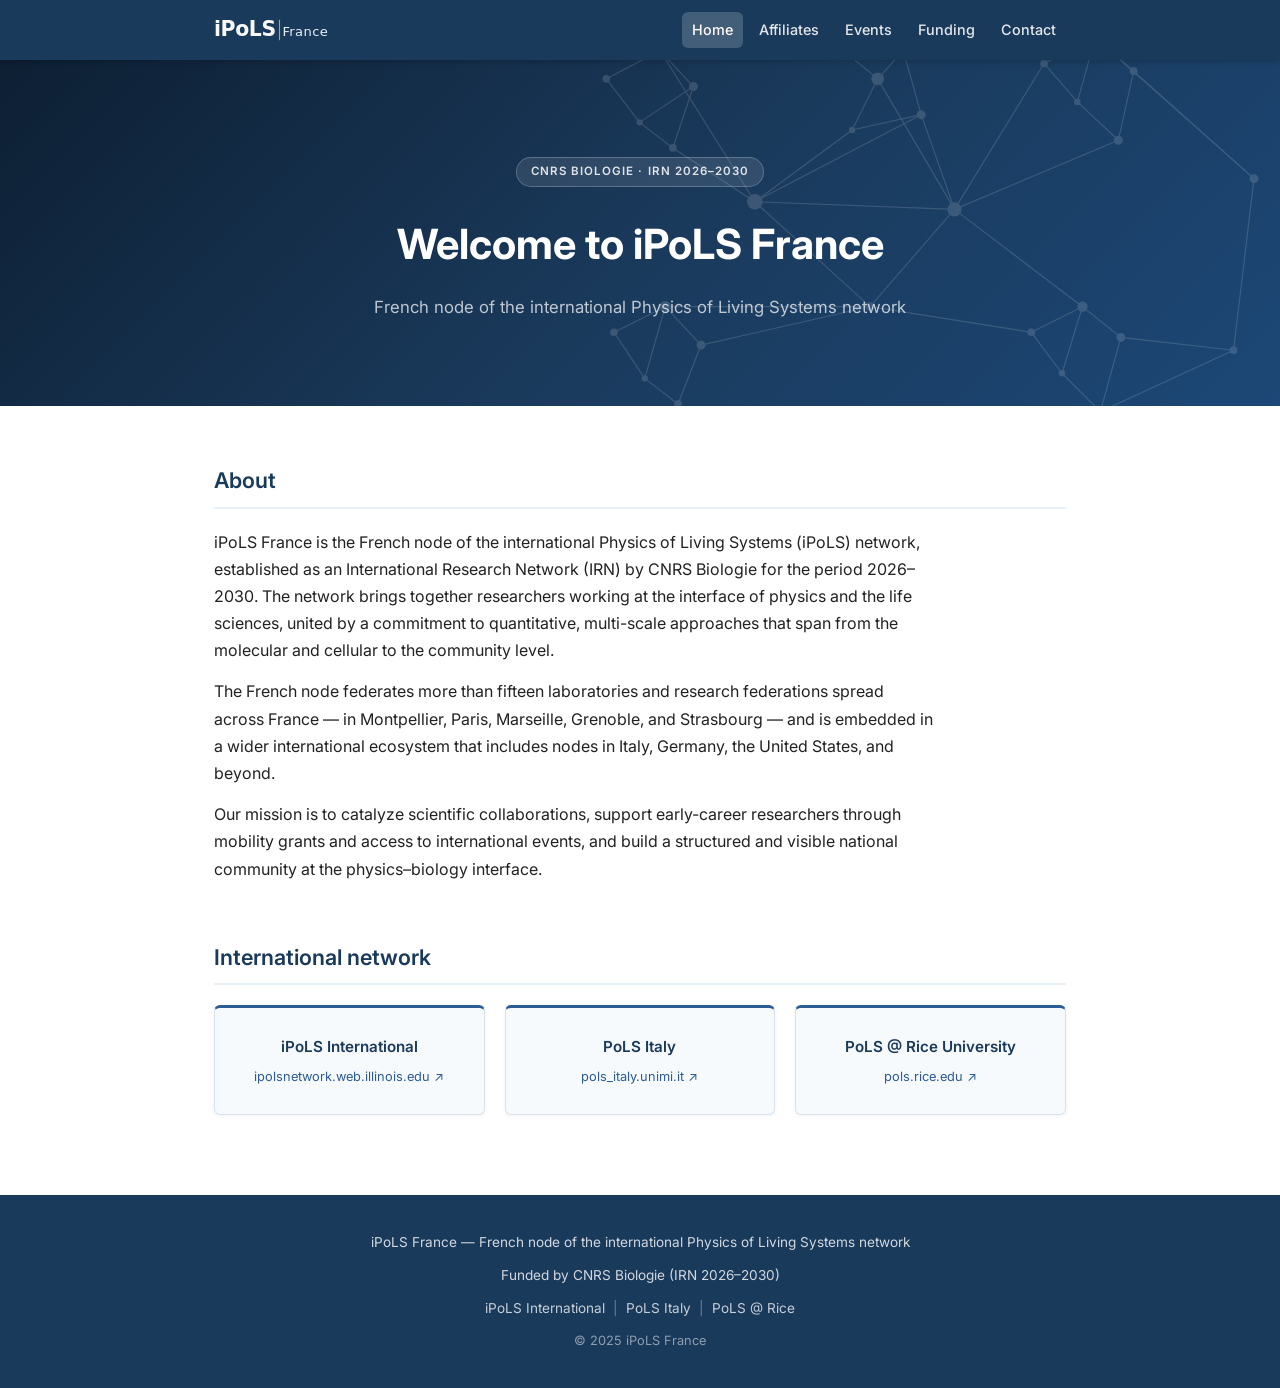
<file: index.html>
<!DOCTYPE html>
<html lang="en">
<head>
  <meta charset="UTF-8">
  <meta name="viewport" content="width=device-width, initial-scale=1.0">
  <title>iPoLS France — Physics of Living Systems</title>
  <meta name="description" content="French node of the international Physics of Living Systems (iPoLS) network, funded by CNRS Biologie (IRN 2026–2030).">
  <link rel="stylesheet" href="style.css">
</head>
<body>

<!-- ============================================================
     HEADER
     ============================================================ -->
<header>
  <div class="nav-inner">
    <!-- Logo to be added: replace the text 'iPoLS France' in the header with an <img> tag once the logo is ready 
    <a href="index.html" class="site-name">iPoLS France</a> -->
    <a href="index.html" class="site-name">
     <img src="assets/logo.svg" alt="iPoLS France" height="32">
    </a>
   
    <button class="nav-toggle" aria-label="Toggle navigation" onclick="this.nextElementSibling.classList.toggle('open')">
      <span></span><span></span><span></span>
    </button>
    <nav>
      <a href="index.html" class="active">Home</a>
      <a href="affiliates.html">Affiliates</a>
      <a href="events.html">Events</a>
      <a href="funding.html">Funding</a>
      <a href="contact.html">Contact</a>
    </nav>
  </div>
</header>

<!-- ============================================================
     HERO
     ============================================================ -->
<div class="page-hero home-hero">
  <div class="hero-content">
    <p class="hero-badge">CNRS Biologie · IRN 2026–2030</p>
    <h1>Welcome to iPoLS France</h1>
    <p class="subtitle">French node of the international Physics of Living Systems network</p>
  </div>
</div>

<!-- ============================================================
     MAIN
     ============================================================ -->
<main>
  <div class="container">

    <!-- Section 1: About -->
    <section>
      <h2>About</h2>
      <div class="welcome-text">
        <p>
          iPoLS France is the French node of the international Physics of Living Systems (iPoLS)
          network, established as an International Research Network (IRN) by CNRS Biologie for the
          period 2026–2030. The network brings together researchers working at the interface of
          physics and the life sciences, united by a commitment to quantitative, multi-scale
          approaches that span from the molecular and cellular to the community level.
        </p>
        <p>
          The French node federates more than fifteen laboratories and research federations spread
          across France — in Montpellier, Paris, Marseille, Grenoble, and Strasbourg — and is
          embedded in a wider international ecosystem that includes nodes in Italy, Germany, the United
          States, and beyond. 
        </p>
        <p>
          Our mission is to catalyze scientific collaborations, support early-career researchers
          through mobility grants and access to international events, and build a structured and
          visible national community at the physics–biology interface. 
        </p>
      </div>
    </section>

    <!-- Section 2: International network -->
    <section>
      <h2>International network</h2>
      <div class="network-cards">

        <a href="https://ipolsnetwork.web.illinois.edu/" class="network-card" target="_blank" rel="noopener">
          iPoLS International
          <span class="card-arrow">ipolsnetwork.web.illinois.edu ↗</span>
        </a>

        <a href="http://pols_italy.unimi.it" class="network-card" target="_blank" rel="noopener">
          PoLS Italy
          <span class="card-arrow">pols_italy.unimi.it ↗</span>
        </a>

        <a href="https://pols.rice.edu/" class="network-card" target="_blank" rel="noopener">
          PoLS @ Rice University
          <span class="card-arrow">pols.rice.edu ↗</span>
        </a>

      </div>
    </section>

  </div>
</main>

<!-- ============================================================
     FOOTER
     ============================================================ -->
<footer>
  <div class="footer-inner">
    <div>iPoLS France — French node of the international Physics of Living Systems network</div>
    <div>Funded by CNRS Biologie (IRN 2026–2030)</div>
    <div class="footer-links">
      <a href="https://ipolsnetwork.web.illinois.edu/" target="_blank" rel="noopener">iPoLS International</a>
      <span class="footer-sep">|</span>
      <a href="http://pols_italy.unimi.it" target="_blank" rel="noopener">PoLS Italy</a>
      <span class="footer-sep">|</span>
      <a href="https://pols.rice.edu/" target="_blank" rel="noopener">PoLS @ Rice</a>
    </div>
    <div class="footer-copy">© 2025 iPoLS France</div>
  </div>
</footer>

</body>
</html>
</file>
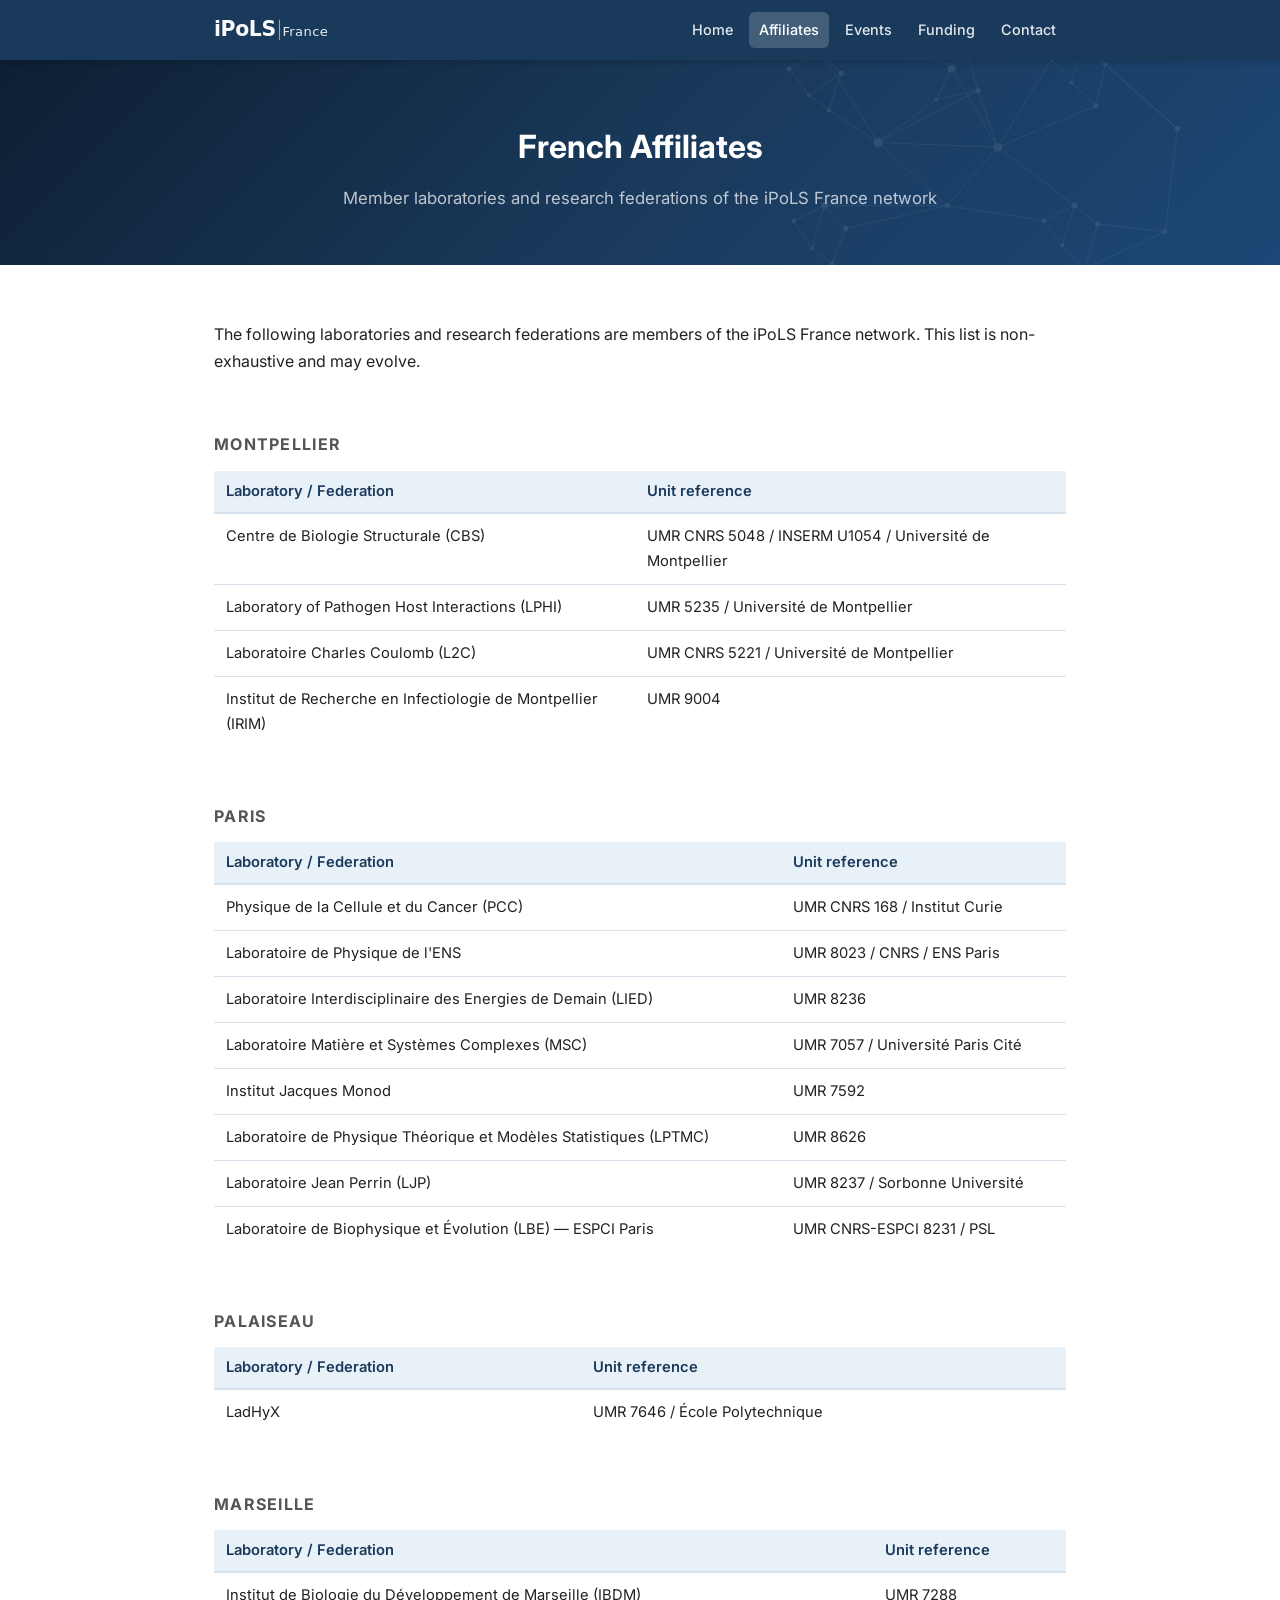
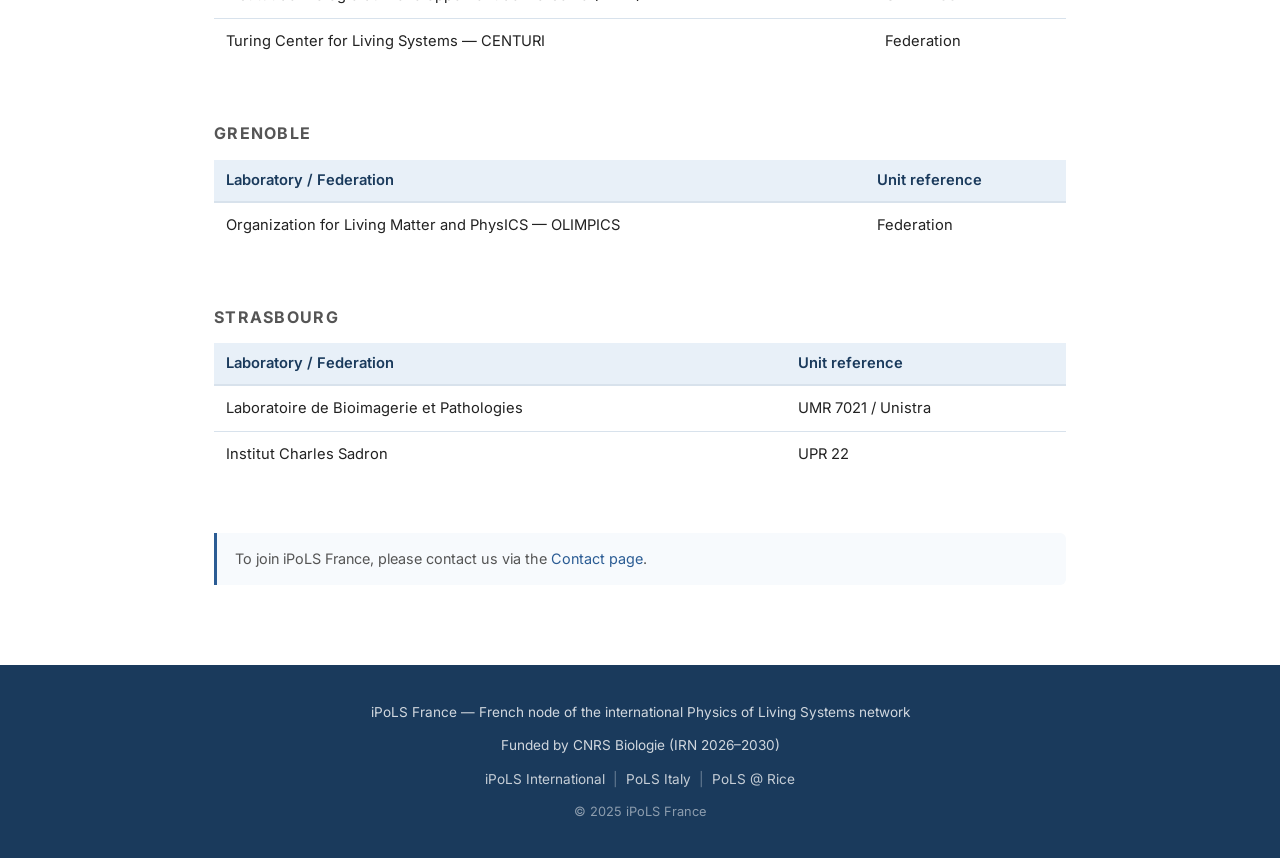
<file: affiliates.html>
<!DOCTYPE html>
<html lang="en">
<head>
  <meta charset="UTF-8">
  <meta name="viewport" content="width=device-width, initial-scale=1.0">
  <title>Affiliates — iPoLS France</title>
  <meta name="description" content="Laboratories and research federations members of the iPoLS France network.">
  <link rel="stylesheet" href="style.css">
</head>
<body>

<header>
  <div class="nav-inner">
    <!-- Logo to be added: replace the text 'iPoLS France' in the header with an <img> tag once the logo is ready
    <a href="index.html" class="site-name">iPoLS France</a> -->
    <a href="index.html" class="site-name">
      <img src="assets/logo.svg" alt="iPoLS France" height="32">
    </a>
    <button class="nav-toggle" aria-label="Toggle navigation" onclick="this.nextElementSibling.classList.toggle('open')">
      <span></span><span></span><span></span>
    </button>
    <nav>
      <a href="index.html">Home</a>
      <a href="affiliates.html" class="active">Affiliates</a>
      <a href="events.html">Events</a>
      <a href="funding.html">Funding</a>
      <a href="contact.html">Contact</a>
    </nav>
  </div>
</header>

<div class="page-hero">
  <div class="hero-content">
    <h1>French Affiliates</h1>
    <p class="subtitle">Member laboratories and research federations of the iPoLS France network</p>
  </div>
</div>

<main>
  <div class="container">

    <section>
      <p>
        The following laboratories and research federations are members of the iPoLS France
        network. This list is non-exhaustive and may evolve.
      </p>
    </section>

    <!-- Montpellier -->
    <section>
      <div class="city-group">
        <div class="city-heading">Montpellier</div>
        <table class="affiliate-table">
          <thead>
            <tr>
              <th>Laboratory / Federation</th>
              <th>Unit reference</th>
              <!-- <th>Contact</th> -->
            </tr>
          </thead>
          <tbody>
            <tr>
              <td>Centre de Biologie Structurale (CBS)</td>
              <td>UMR CNRS 5048 / INSERM U1054 / Université de Montpellier</td>
              <!-- <td>Luca Ciandrini <span class="coordinator-badge">coordinator</span></td> -->
            </tr>
            <tr>
              <td>Laboratory of Pathogen Host Interactions (LPHI)</td>
              <td>UMR 5235 / Université de Montpellier</td>
              <!-- <td></td> -->
            </tr>
            <tr>
              <td>Laboratoire Charles Coulomb (L2C)</td>
              <td>UMR CNRS 5221 / Université de Montpellier</td>
              <!-- <td></td> -->
            </tr>
            <tr>
              <td>Institut de Recherche en Infectiologie de Montpellier (IRIM)</td>
              <td>UMR 9004</td>
              <!-- <td></td> -->
            </tr>
          </tbody>
        </table>
      </div>
    </section>

    <!-- Paris -->
    <section>
      <div class="city-group">
        <div class="city-heading">Paris</div>
        <table class="affiliate-table">
          <thead>
            <tr>
              <th>Laboratory / Federation</th>
              <th>Unit reference</th>
              <!-- <th>Contact</th> -->
            </tr>
          </thead>
          <tbody>
            <tr>
              <td>Physique de la Cellule et du Cancer (PCC)</td>
              <td>UMR CNRS 168 / Institut Curie</td>
              <!-- <td></td> -->
            </tr>
            <tr>
              <td>Laboratoire de Physique de l'ENS</td>
              <td>UMR 8023 / CNRS / ENS Paris</td>
              <!-- <td></td> -->
            </tr>
            <tr>
              <td>Laboratoire Interdisciplinaire des Energies de Demain (LIED)</td>
              <td>UMR 8236</td>
              <!-- <td></td> -->
            </tr>
            <tr>
              <td>Laboratoire Matière et Systèmes Complexes (MSC)</td>
              <td>UMR 7057 / Université Paris Cité</td>
              <!-- <td></td> -->
            </tr>
            <tr>
              <td>Institut Jacques Monod</td>
              <td>UMR 7592</td>
              <!-- <td></td> -->
            </tr>
            <tr>
              <td>Laboratoire de Physique Théorique et Modèles Statistiques (LPTMC)</td>
              <td>UMR 8626</td>
              <!-- <td></td> -->
            </tr>
            <tr>
              <td>Laboratoire Jean Perrin (LJP)</td>
              <td>UMR 8237 / Sorbonne Université</td>
              <!-- <td></td> -->
            </tr>
            <tr>
              <td>Laboratoire de Biophysique et Évolution (LBE) — ESPCI Paris</td>
              <td>UMR CNRS-ESPCI 8231 / PSL</td>
              <!-- <td></td> -->
            </tr>
          </tbody>
        </table>
      </div>
    </section>

    <!-- Palaiseau -->
    <section>
      <div class="city-group">
        <div class="city-heading">Palaiseau</div>
        <table class="affiliate-table">
          <thead>
            <tr>
              <th>Laboratory / Federation</th>
              <th>Unit reference</th>
              <!-- <th>Contact</th> -->
            </tr>
          </thead>
          <tbody>
            <tr>
              <td>LadHyX</td>
              <td>UMR 7646 / École Polytechnique</td>
              <!-- <td></td> -->
            </tr>
          </tbody>
        </table>
      </div>
    </section>

    <!-- Marseille -->
    <section>
      <div class="city-group">
        <div class="city-heading">Marseille</div>
        <table class="affiliate-table">
          <thead>
            <tr>
              <th>Laboratory / Federation</th>
              <th>Unit reference</th>
              <!-- <th>Contact</th> -->
            </tr>
          </thead>
          <tbody>
            <tr>
              <td>Institut de Biologie du Développement de Marseille (IBDM)</td>
              <td>UMR 7288</td>
              <!-- <td></td> -->
            </tr>
            <tr>
              <td>Turing Center for Living Systems — CENTURI</td>
              <td>Federation</td>
              <!-- <td></td> -->
            </tr>
          </tbody>
        </table>
      </div>
    </section>

    <!-- Grenoble -->
    <section>
      <div class="city-group">
        <div class="city-heading">Grenoble</div>
        <table class="affiliate-table">
          <thead>
            <tr>
              <th>Laboratory / Federation</th>
              <th>Unit reference</th>
              <!-- <th>Contact</th> -->
            </tr>
          </thead>
          <tbody>
            <tr>
              <td>Organization for Living Matter and PhysICS — OLIMPICS</td>
              <td>Federation</td>
              <!-- <td></td> -->
            </tr>
          </tbody>
        </table>
      </div>
    </section>

    <!-- Strasbourg -->
    <section>
      <div class="city-group">
        <div class="city-heading">Strasbourg</div>
        <table class="affiliate-table">
          <thead>
            <tr>
              <th>Laboratory / Federation</th>
              <th>Unit reference</th>
              <!-- <th>Contact</th> -->
            </tr>
          </thead>
          <tbody>
            <tr>
              <td>Laboratoire de Bioimagerie et Pathologies</td>
              <td>UMR 7021 / Unistra</td>
              <!-- <td></td> -->
            </tr>
            <tr>
              <td>Institut Charles Sadron</td>
              <td>UPR 22</td>
              <!-- <td></td> -->
            </tr>
          </tbody>
        </table>
      </div>
    </section>

    <!-- Bottom note -->
    <section>
      <div class="affiliates-note">
        To join iPoLS France, please contact us via the <a href="contact.html">Contact page</a>.
      </div>
    </section>

  </div>
</main>

<footer>
  <div class="footer-inner">
    <div>iPoLS France — French node of the international Physics of Living Systems network</div>
    <div>Funded by CNRS Biologie (IRN 2026–2030)</div>
    <div class="footer-links">
      <a href="https://ipolsnetwork.web.illinois.edu/" target="_blank" rel="noopener">iPoLS International</a>
      <span class="footer-sep">|</span>
      <a href="http://pols_italy.unimi.it" target="_blank" rel="noopener">PoLS Italy</a>
      <span class="footer-sep">|</span>
      <a href="https://pols.rice.edu/" target="_blank" rel="noopener">PoLS @ Rice</a>
    </div>
    <div class="footer-copy">© 2025 iPoLS France</div>
  </div>
</footer>

</body>
</html>
</file>
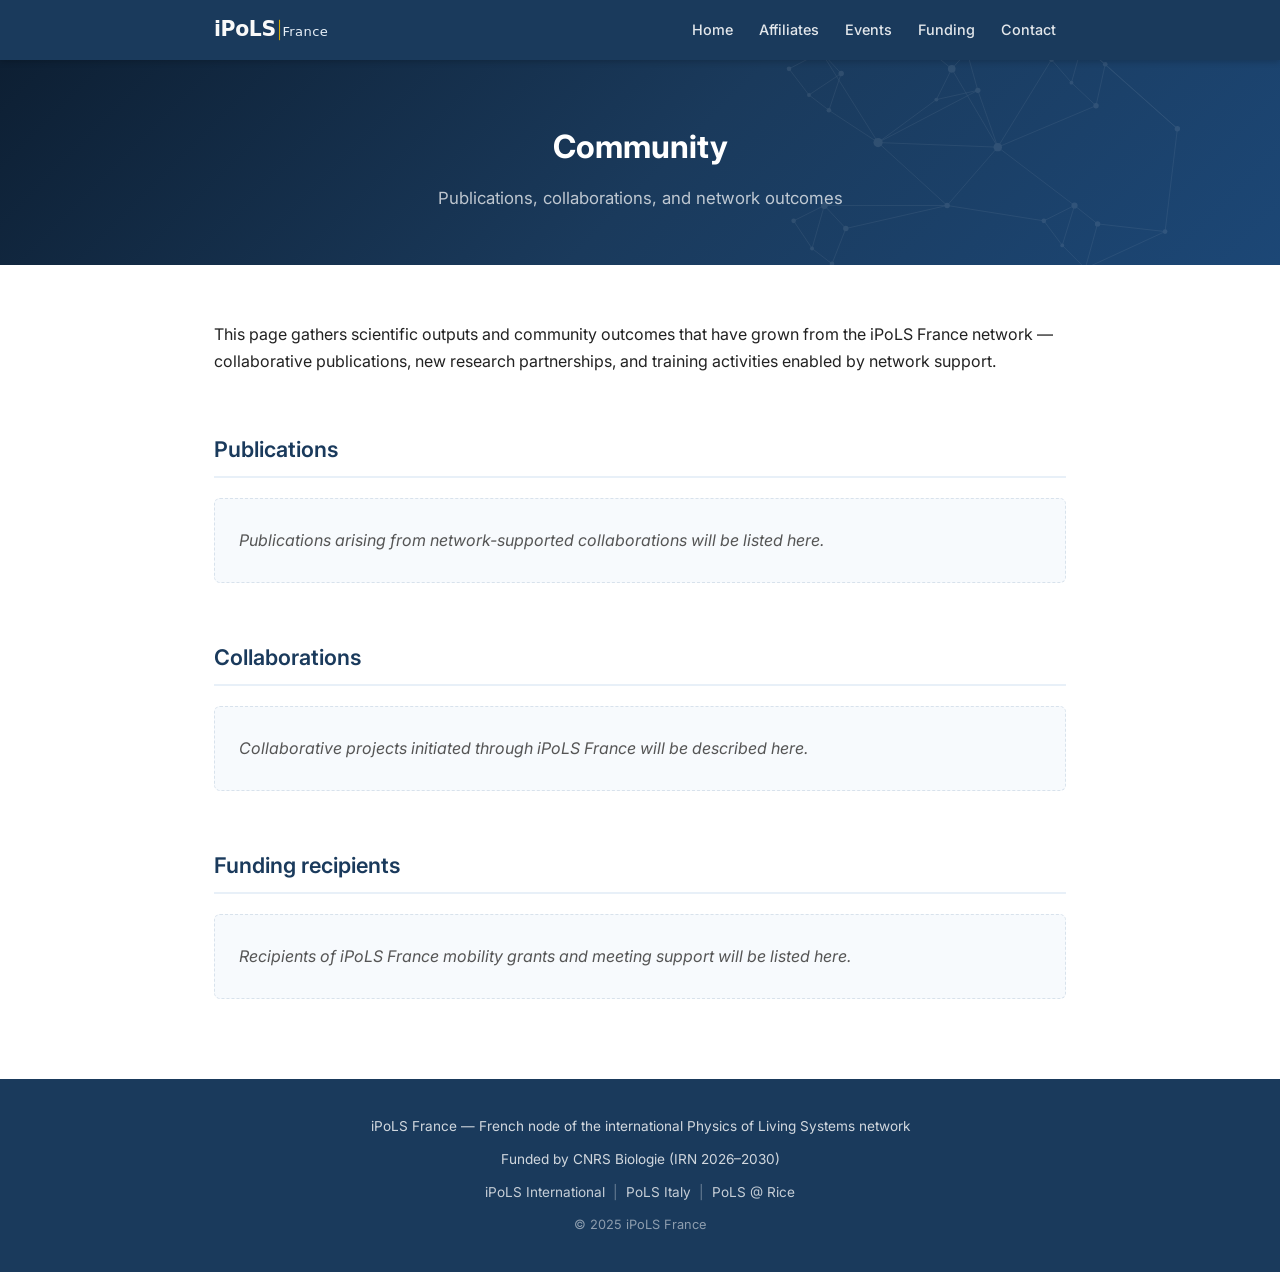
<file: community.html>
<!DOCTYPE html>
<html lang="en">
<head>
  <meta charset="UTF-8">
  <meta name="viewport" content="width=device-width, initial-scale=1.0">
  <title>Community — iPoLS France</title>
  <meta name="description" content="Publications, collaborations, and community outcomes of the iPoLS France network.">
  <!--
    DRAFT PAGE — not linked in the navigation yet.
    To make it public, add a nav link in all .html files:
      <a href="community.html">Community</a>
    and remove this comment.
  -->
  <link rel="stylesheet" href="style.css">
</head>
<body>

<header>
  <div class="nav-inner">
    <!-- Logo to be added: replace the text 'iPoLS France' in the header with an <img> tag once the logo is ready
    <a href="index.html" class="site-name">iPoLS France</a> -->
    <a href="index.html" class="site-name">
      <img src="assets/logo.svg" alt="iPoLS France" height="32">
    </a>
    <button class="nav-toggle" aria-label="Toggle navigation" onclick="this.nextElementSibling.classList.toggle('open')">
      <span></span><span></span><span></span>
    </button>
    <nav>
      <a href="index.html">Home</a>
      <a href="affiliates.html">Affiliates</a>
      <a href="events.html">Events</a>
      <a href="funding.html">Funding</a>
      <a href="contact.html">Contact</a>
      <!-- Add this when going public:
      <a href="community.html" class="active">Community</a>
      -->
    </nav>
  </div>
</header>

<div class="page-hero">
  <div class="hero-content">
    <h1>Community</h1>
    <p class="subtitle">Publications, collaborations, and network outcomes</p>
  </div>
</div>

<main>
  <div class="container">

    <section>
      <p>
        This page gathers scientific outputs and community outcomes that have grown from the
        iPoLS France network — collaborative publications, new research partnerships, and
        training activities enabled by network support.
      </p>
    </section>

    <!-- ===================================================
         SECTION: PUBLICATIONS
         Add entries as <li> items. Suggested format:
         Author list (Year). Title. <em>Journal</em>, volume, pages.
         doi: <a href="https://doi.org/…">…</a>
         =================================================== -->
    <section>
      <h2>Publications</h2>

      <!-- Placeholder — remove when first entries are added -->
      <div class="event-placeholder">
        Publications arising from network-supported collaborations will be listed here.
      </div>

      <!--
      <ul class="pub-list">
        <li class="pub-item">
          <div class="pub-authors">Author A, Author B, Author C (2026).</div>
          <div class="pub-title">Title of the paper.</div>
          <div class="pub-journal"><em>Journal Name</em>, vol(issue), pp. doi: <a href="https://doi.org/…">…</a></div>
          <div class="pub-note">Supported by iPoLS France mobility grant.</div>
        </li>
      </ul>
      -->
    </section>

    <!-- ===================================================
         SECTION: COLLABORATIONS
         Brief descriptions of research partnerships that
         started or were strengthened through the network.
         =================================================== -->
    <section>
      <h2>Collaborations</h2>

      <div class="event-placeholder">
        Collaborative projects initiated through iPoLS France will be described here.
      </div>

      <!--
      <ul class="event-list">
        <li class="event-item">
          <div class="event-year">2026</div>
          <div>
            <div class="event-title">Short title of the collaboration</div>
            <div class="event-meta">Lab A (Montpellier) × Lab B (Paris) — brief description of the project or outcome.</div>
          </div>
        </li>
      </ul>
      -->
    </section>

    <!-- ===================================================
         SECTION: FUNDING RECIPIENTS
         List of PhD students and postdocs who received
         mobility grants or meeting support.
         Add entries as rows in the table below.
         =================================================== -->
    <section>
      <h2>Funding recipients</h2>

      <div class="event-placeholder">
        Recipients of iPoLS France mobility grants and meeting support will be listed here.
      </div>

      <!--
      <table class="affiliate-table">
        <thead>
          <tr>
            <th>Year</th>
            <th>Name</th>
            <th>Status</th>
            <th>Home institution</th>
            <th>Scheme</th>
            <th>Details</th>
          </tr>
        </thead>
        <tbody>
          <tr>
            <td>2026</td>
            <td>Firstname Lastname</td>
            <td>PhD student</td>
            <td>CBS, Montpellier</td>
            <td>Mobility Grant</td>
            <td>Visit to Lab X, Country (2 weeks)</td>
          </tr>
        </tbody>
      </table>
      -->
    </section>

  </div>
</main>

<footer>
  <div class="footer-inner">
    <div>iPoLS France — French node of the international Physics of Living Systems network</div>
    <div>Funded by CNRS Biologie (IRN 2026–2030)</div>
    <div class="footer-links">
      <a href="https://ipolsnetwork.web.illinois.edu/" target="_blank" rel="noopener">iPoLS International</a>
      <span class="footer-sep">|</span>
      <a href="http://pols_italy.unimi.it" target="_blank" rel="noopener">PoLS Italy</a>
      <span class="footer-sep">|</span>
      <a href="https://pols.rice.edu/" target="_blank" rel="noopener">PoLS @ Rice</a>
    </div>
    <div class="footer-copy">© 2025 iPoLS France</div>
  </div>
</footer>

</body>
</html>
</file>
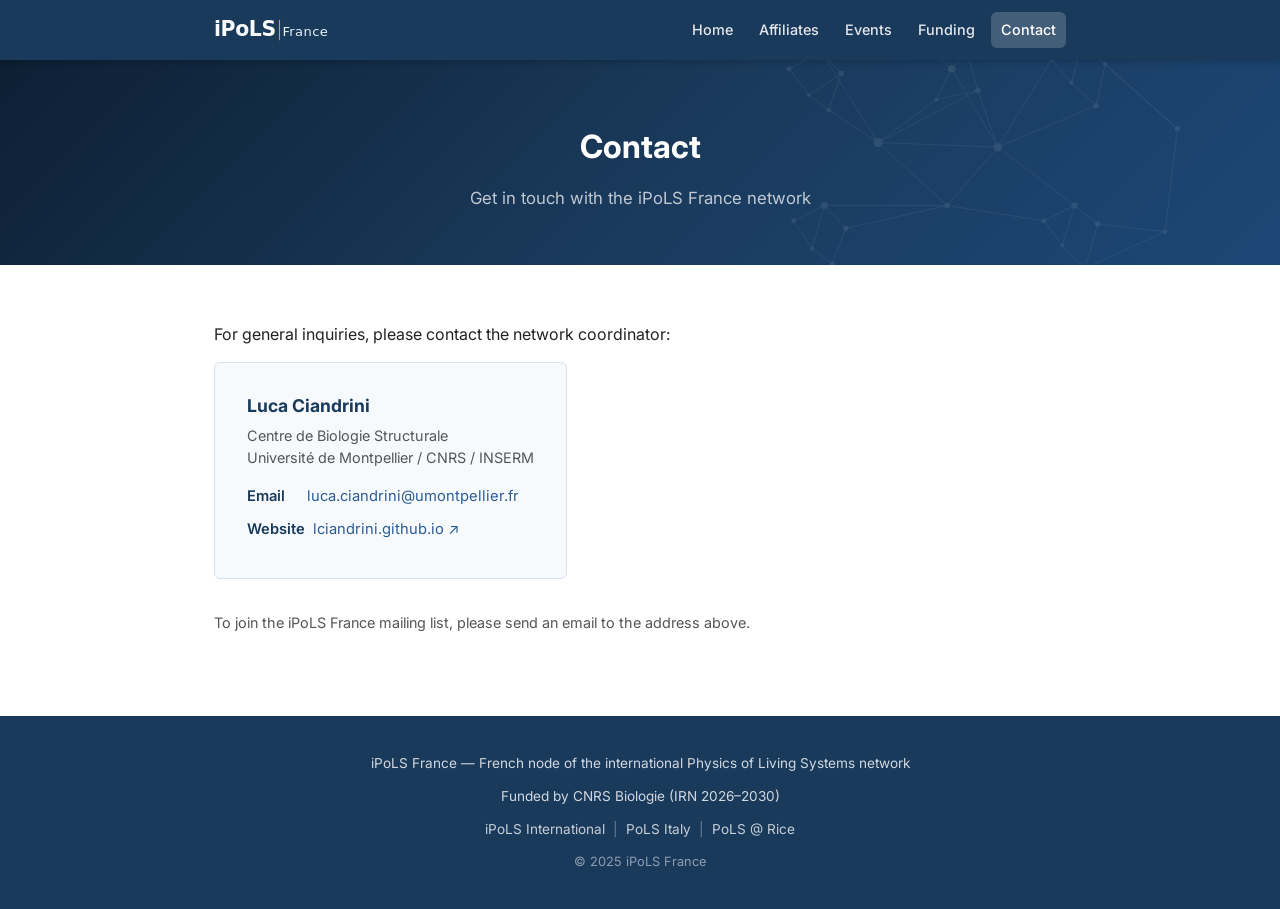
<file: contact.html>
<!DOCTYPE html>
<html lang="en">
<head>
  <meta charset="UTF-8">
  <meta name="viewport" content="width=device-width, initial-scale=1.0">
  <title>Contact — iPoLS France</title>
  <meta name="description" content="Contact the iPoLS France network coordinator.">
  <link rel="stylesheet" href="style.css">
</head>
<body>

<header>
  <div class="nav-inner">
    <!-- Logo to be added: replace the text 'iPoLS France' in the header with an <img> tag once the logo is ready
    <a href="index.html" class="site-name">iPoLS France</a> -->
    <a href="index.html" class="site-name">
      <img src="assets/logo.svg" alt="iPoLS France" height="32">
    </a>
    <button class="nav-toggle" aria-label="Toggle navigation" onclick="this.nextElementSibling.classList.toggle('open')">
      <span></span><span></span><span></span>
    </button>
    <nav>
      <a href="index.html">Home</a>
      <a href="affiliates.html">Affiliates</a>
      <a href="events.html">Events</a>
      <a href="funding.html">Funding</a>
      <a href="contact.html" class="active">Contact</a>
    </nav>
  </div>
</header>

<div class="page-hero">
  <div class="hero-content">
    <h1>Contact</h1>
    <p class="subtitle">Get in touch with the iPoLS France network</p>
  </div>
</div>

<main>
  <div class="container">

    <section>
      <p>For general inquiries, please contact the network coordinator:</p>

      <div class="contact-card">
        <div class="contact-name">Luca Ciandrini</div>
        <div class="contact-inst">
          Centre de Biologie Structurale<br>
          Université de Montpellier / CNRS / INSERM
        </div>

        <div class="contact-row">
          <span class="contact-label">Email</span>
          <a href="mailto:luca.ciandrini@umontpellier.fr">luca.ciandrini@umontpellier.fr</a>
        </div>

        <div class="contact-row">
          <span class="contact-label">Website</span>
          <a href="https://lciandrini.github.io" target="_blank" rel="noopener">lciandrini.github.io ↗</a>
        </div>
      </div>

      <p class="contact-note">
        To join the iPoLS France mailing list, please send an email to the address above.
      </p>
    </section>

  </div>
</main>

<footer>
  <div class="footer-inner">
    <div>iPoLS France — French node of the international Physics of Living Systems network</div>
    <div>Funded by CNRS Biologie (IRN 2026–2030)</div>
    <div class="footer-links">
      <a href="https://ipolsnetwork.web.illinois.edu/" target="_blank" rel="noopener">iPoLS International</a>
      <span class="footer-sep">|</span>
      <a href="http://pols_italy.unimi.it" target="_blank" rel="noopener">PoLS Italy</a>
      <span class="footer-sep">|</span>
      <a href="https://pols.rice.edu/" target="_blank" rel="noopener">PoLS @ Rice</a>
    </div>
    <div class="footer-copy">© 2025 iPoLS France</div>
  </div>
</footer>

</body>
</html>
</file>
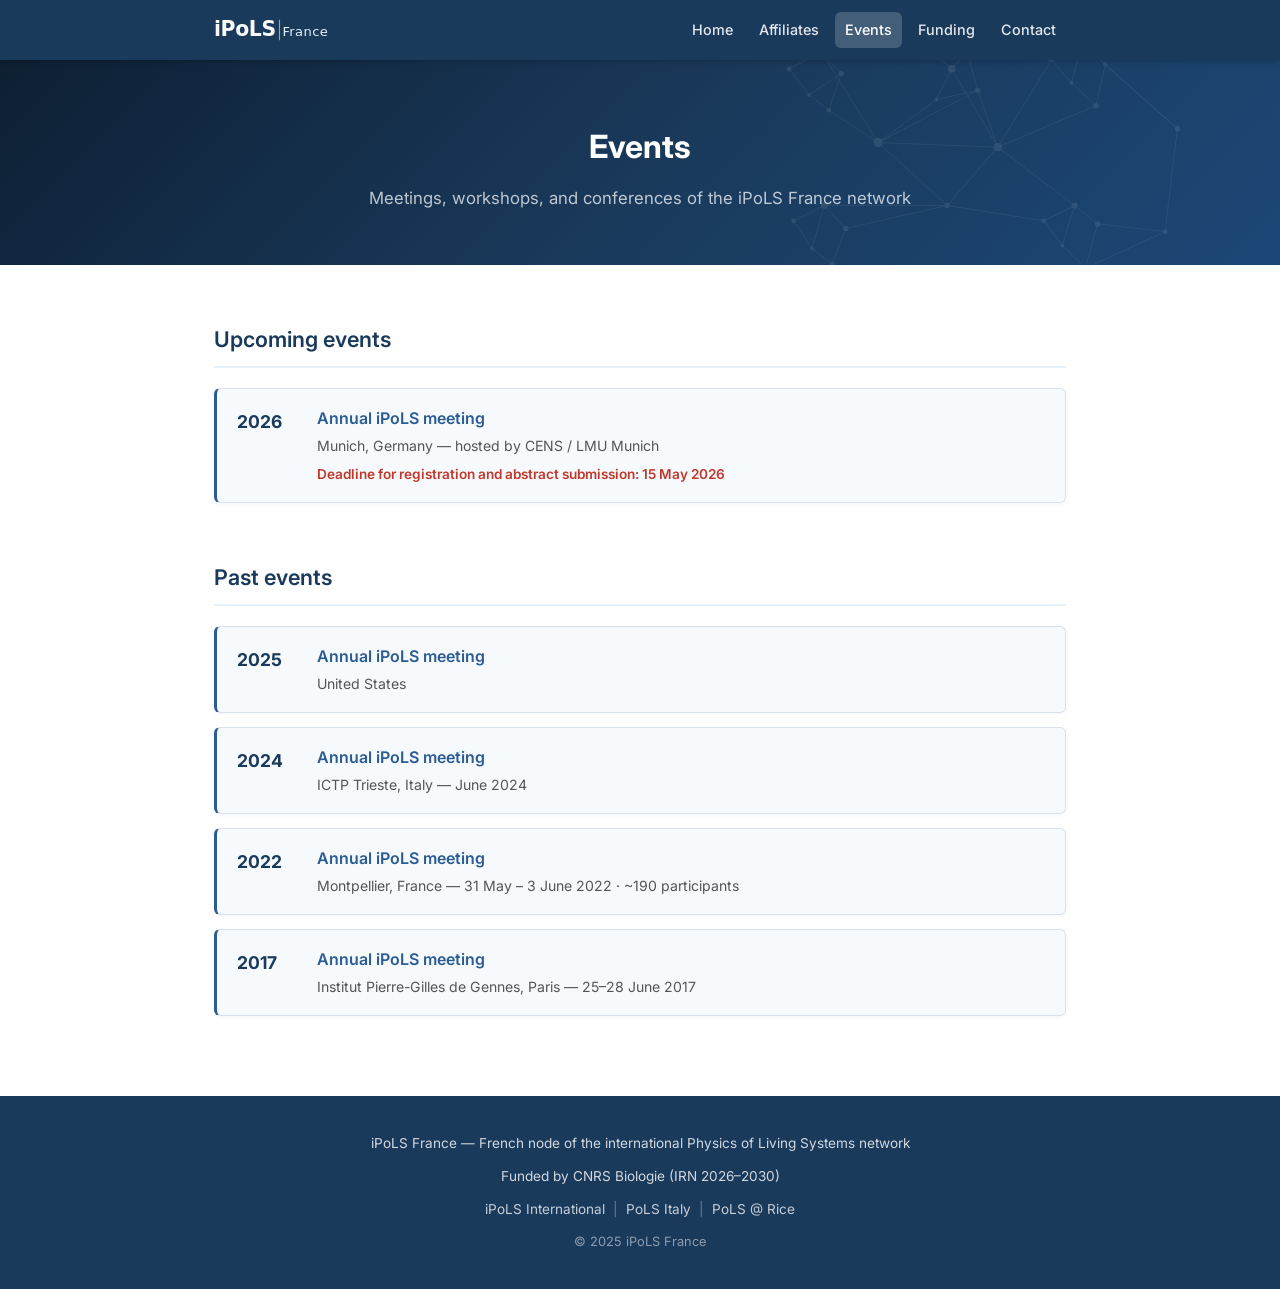
<file: events.html>
<!DOCTYPE html>
<html lang="en">
<head>
  <meta charset="UTF-8">
  <meta name="viewport" content="width=device-width, initial-scale=1.0">
  <title>Events — iPoLS France</title>
  <meta name="description" content="Past and upcoming events of the iPoLS France network.">
  <link rel="stylesheet" href="style.css">
</head>
<body>

<header>
  <div class="nav-inner">
    <!-- Logo to be added: replace the text 'iPoLS France' in the header with an <img> tag once the logo is ready
    <a href="index.html" class="site-name">iPoLS France</a> -->
    <a href="index.html" class="site-name">
      <img src="assets/logo.svg" alt="iPoLS France" height="32">
    </a>
    <button class="nav-toggle" aria-label="Toggle navigation" onclick="this.nextElementSibling.classList.toggle('open')">
      <span></span><span></span><span></span>
    </button>
    <nav>
      <a href="index.html">Home</a>
      <a href="affiliates.html">Affiliates</a>
      <a href="events.html" class="active">Events</a>
      <a href="funding.html">Funding</a>
      <a href="contact.html">Contact</a>
    </nav>
  </div>
</header>

<div class="page-hero">
  <div class="hero-content">
    <h1>Events</h1>
    <p class="subtitle">Meetings, workshops, and conferences of the iPoLS France network</p>
  </div>
</div>

<main>
  <div class="container">

    <!-- Upcoming events -->
    <section>
      <h2>Upcoming events</h2>
      <ul class="event-list">

        <li class="event-item">
          <div class="event-year">2026</div>
          <div>
            <div class="event-title">
              <a href="https://www.cens.lmu.de/en/news-events/events-overview/event/ipols-2026-787ae9d3.html" target="_blank" rel="noopener">Annual iPoLS meeting</a>
            </div>
            <div class="event-meta">Munich, Germany — hosted by CENS / LMU Munich</div>
            <div class="event-deadline">Deadline for registration and abstract submission: 15 May 2026</div>
          </div>
        </li>

      </ul>
    </section>

    <!-- Past events -->
    <section>
      <h2>Past events</h2>
      <ul class="event-list">

        <li class="event-item">
          <div class="event-year">2025</div>
          <div>
            <div class="event-title">
              <a href="https://emails.illinois.edu/newsletter/29/426731929.html" target="_blank" rel="noopener">Annual iPoLS meeting</a>
            </div>
            <div class="event-meta">United States</div>
          </div>
        </li>

        <li class="event-item">
          <div class="event-year">2024</div>
          <div>
            <div class="event-title">
              <a href="http://pols_italy.unimi.it/pols2024/" target="_blank" rel="noopener">Annual iPoLS meeting</a>
            </div>
            <div class="event-meta">ICTP Trieste, Italy — June 2024</div>
          </div>
        </li>

        <li class="event-item">
          <div class="event-year">2022</div>
          <div>
            <div class="event-title">
              <a href="meeting-montpellier-2022.html">Annual iPoLS meeting</a>
            </div>
            <div class="event-meta">Montpellier, France — 31 May – 3 June 2022 · ~190 participants</div>
          </div>
        </li>

        <li class="event-item">
          <div class="event-year">2017</div>
          <div>
            <div class="event-title">
              <a href="meeting-paris-2017.html">Annual iPoLS meeting</a>
            </div>
            <div class="event-meta">Institut Pierre-Gilles de Gennes, Paris — 25–28 June 2017</div>
          </div>
        </li>

      </ul>
    </section>

  </div>
</main>

<footer>
  <div class="footer-inner">
    <div>iPoLS France — French node of the international Physics of Living Systems network</div>
    <div>Funded by CNRS Biologie (IRN 2026–2030)</div>
    <div class="footer-links">
      <a href="https://ipolsnetwork.web.illinois.edu/" target="_blank" rel="noopener">iPoLS International</a>
      <span class="footer-sep">|</span>
      <a href="http://pols_italy.unimi.it" target="_blank" rel="noopener">PoLS Italy</a>
      <span class="footer-sep">|</span>
      <a href="https://pols.rice.edu/" target="_blank" rel="noopener">PoLS @ Rice</a>
    </div>
    <div class="footer-copy">© 2025 iPoLS France</div>
  </div>
</footer>

</body>
</html>
</file>
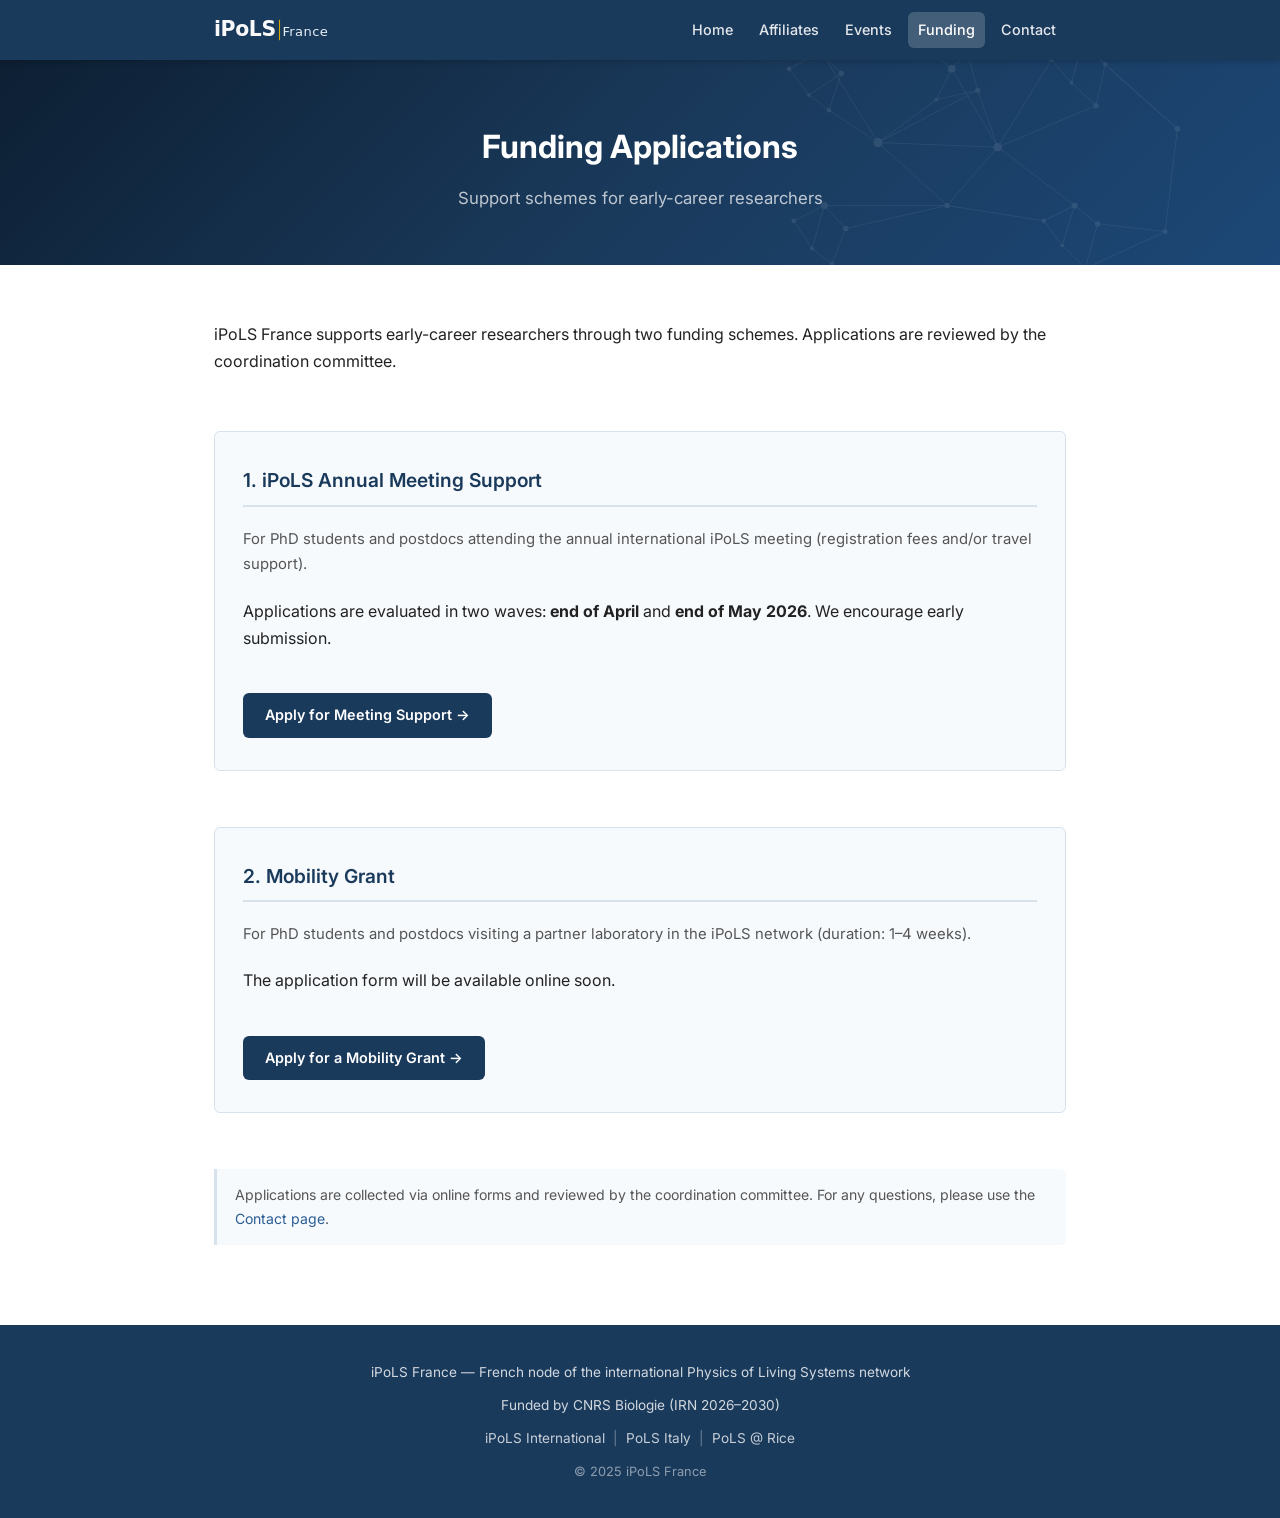
<file: funding.html>
<!DOCTYPE html>
<html lang="en">
<head>
  <meta charset="UTF-8">
  <meta name="viewport" content="width=device-width, initial-scale=1.0">
  <title>Funding — iPoLS France</title>
  <meta name="description" content="Funding schemes for early-career researchers in the iPoLS France network.">
  <link rel="stylesheet" href="style.css">
</head>
<body>

<header>
  <div class="nav-inner">
    <!-- Logo to be added: replace the text 'iPoLS France' in the header with an <img> tag once the logo is ready
    <a href="index.html" class="site-name">iPoLS France</a> -->
    <a href="index.html" class="site-name">
      <img src="assets/logo.svg" alt="iPoLS France" height="32">
    </a>
    <button class="nav-toggle" aria-label="Toggle navigation" onclick="this.nextElementSibling.classList.toggle('open')">
      <span></span><span></span><span></span>
    </button>
    <nav>
      <a href="index.html">Home</a>
      <a href="affiliates.html">Affiliates</a>
      <a href="events.html">Events</a>
      <a href="funding.html" class="active">Funding</a>
      <a href="contact.html">Contact</a>
    </nav>
  </div>
</header>

<div class="page-hero">
  <div class="hero-content">
    <h1>Funding Applications</h1>
    <p class="subtitle">Support schemes for early-career researchers</p>
  </div>
</div>

<main>
  <div class="container">

    <section>
      <p>
        iPoLS France supports early-career researchers through two funding schemes.
        Applications are reviewed by the coordination committee.
      </p>
    </section>

    <!-- Scheme 1: iPoLS Annual Meeting Support -->
    <section>
      <div class="funding-scheme">
        <h2>1. iPoLS Annual Meeting Support</h2>
        <p class="scheme-intro">
          For PhD students and postdocs attending the annual international iPoLS meeting
          (registration fees and/or travel support).
        </p>
        <p>
          Applications are evaluated in two waves: <strong>end of April</strong> and
          <strong>end of May 2026</strong>. We encourage early submission.
        </p>
        <br>
        <a href="https://tally.so/r/44vd8B" class="btn" target="_blank" rel="noopener">Apply for Meeting Support →</a>
      </div>
    </section>

    <!-- Scheme 2: Mobility Grant -->
    <section>
      <div class="funding-scheme">
        <h2>2. Mobility Grant</h2>
        <p class="scheme-intro">
          For PhD students and postdocs visiting a partner laboratory in the iPoLS network
          (duration: 1–4 weeks).
        </p>
        <p>The application form will be available online soon.</p>
        <br>
        <a href="#" class="btn btn-muted" aria-disabled="true">Apply for a Mobility Grant →</a>
      </div>
    </section>

    <!-- Bottom note -->
    <section>
      <div class="funding-bottom-note">
        Applications are collected via online forms and reviewed by the coordination committee.
        For any questions, please use the <a href="contact.html">Contact page</a>.
      </div>
    </section>

  </div>
</main>

<footer>
  <div class="footer-inner">
    <div>iPoLS France — French node of the international Physics of Living Systems network</div>
    <div>Funded by CNRS Biologie (IRN 2026–2030)</div>
    <div class="footer-links">
      <a href="https://ipolsnetwork.web.illinois.edu/" target="_blank" rel="noopener">iPoLS International</a>
      <span class="footer-sep">|</span>
      <a href="http://pols_italy.unimi.it" target="_blank" rel="noopener">PoLS Italy</a>
      <span class="footer-sep">|</span>
      <a href="https://pols.rice.edu/" target="_blank" rel="noopener">PoLS @ Rice</a>
    </div>
    <div class="footer-copy">© 2025 iPoLS France</div>
  </div>
</footer>

</body>
</html>
</file>
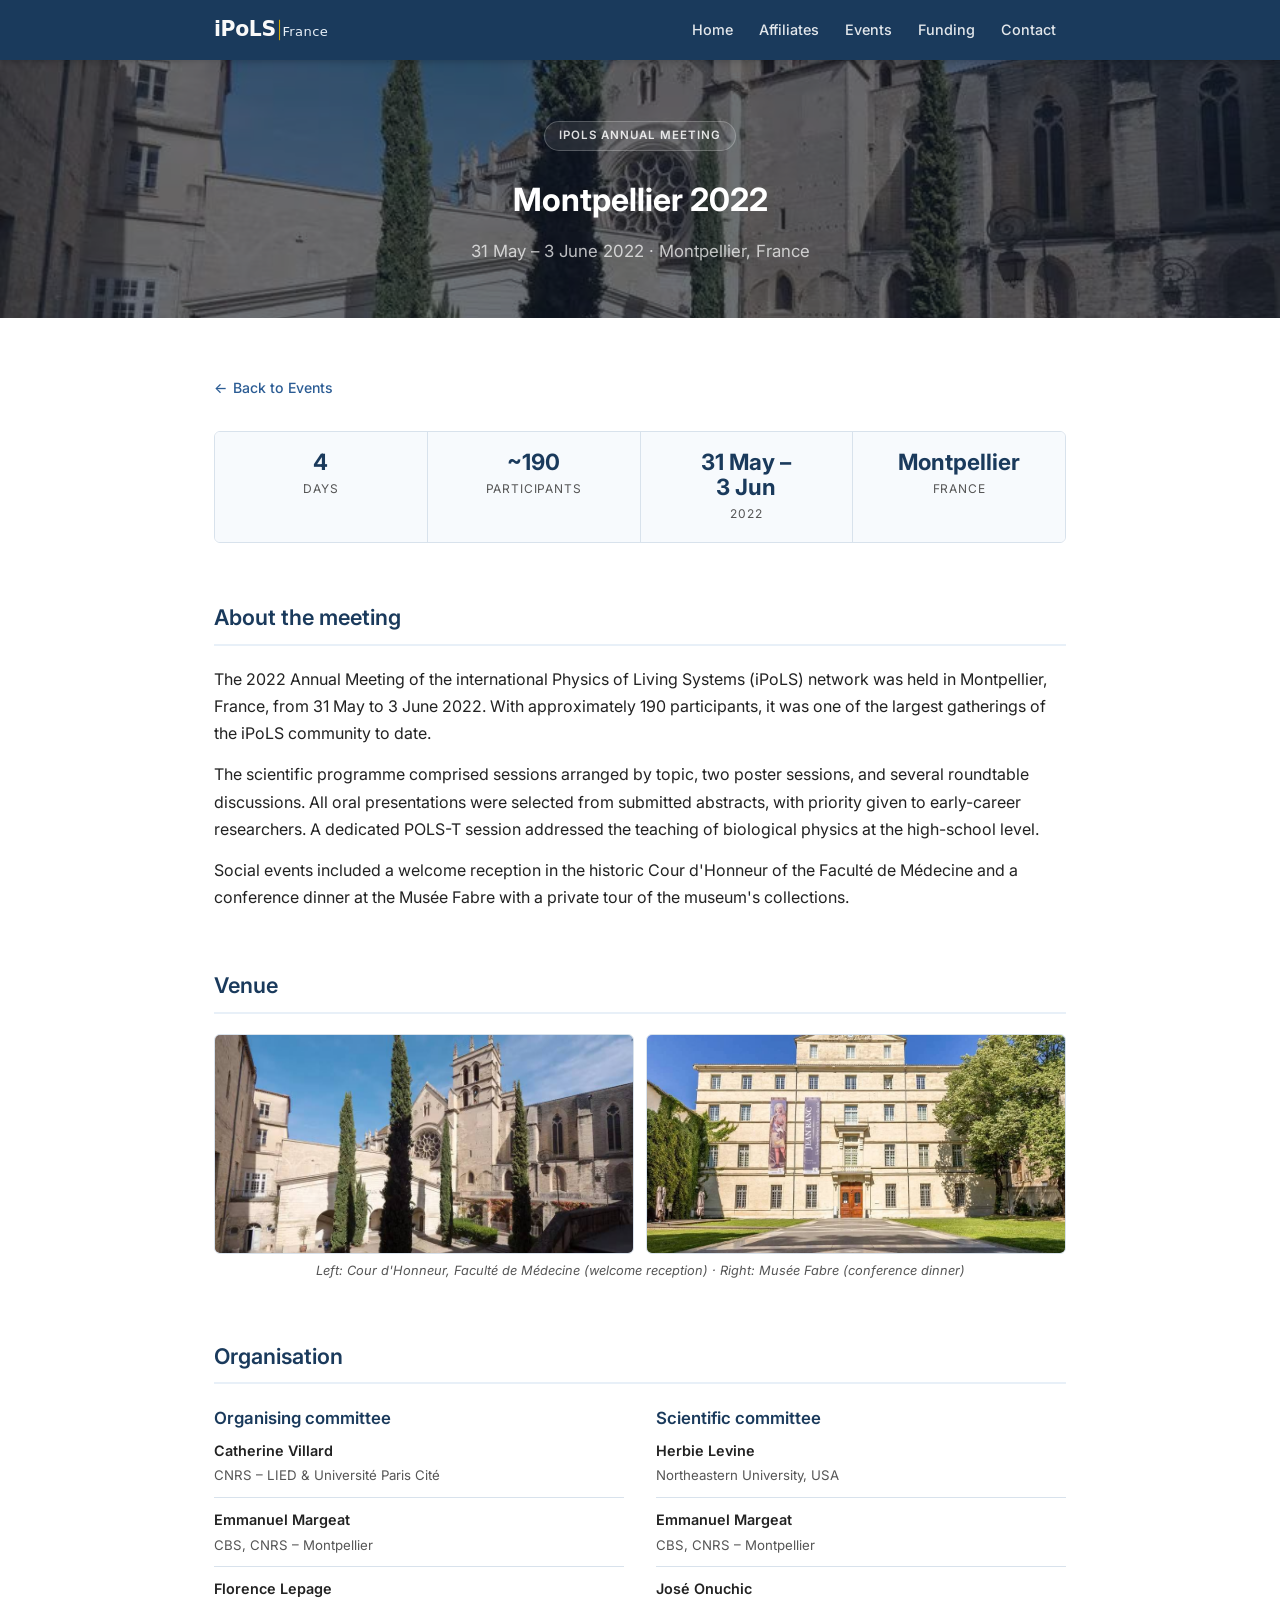
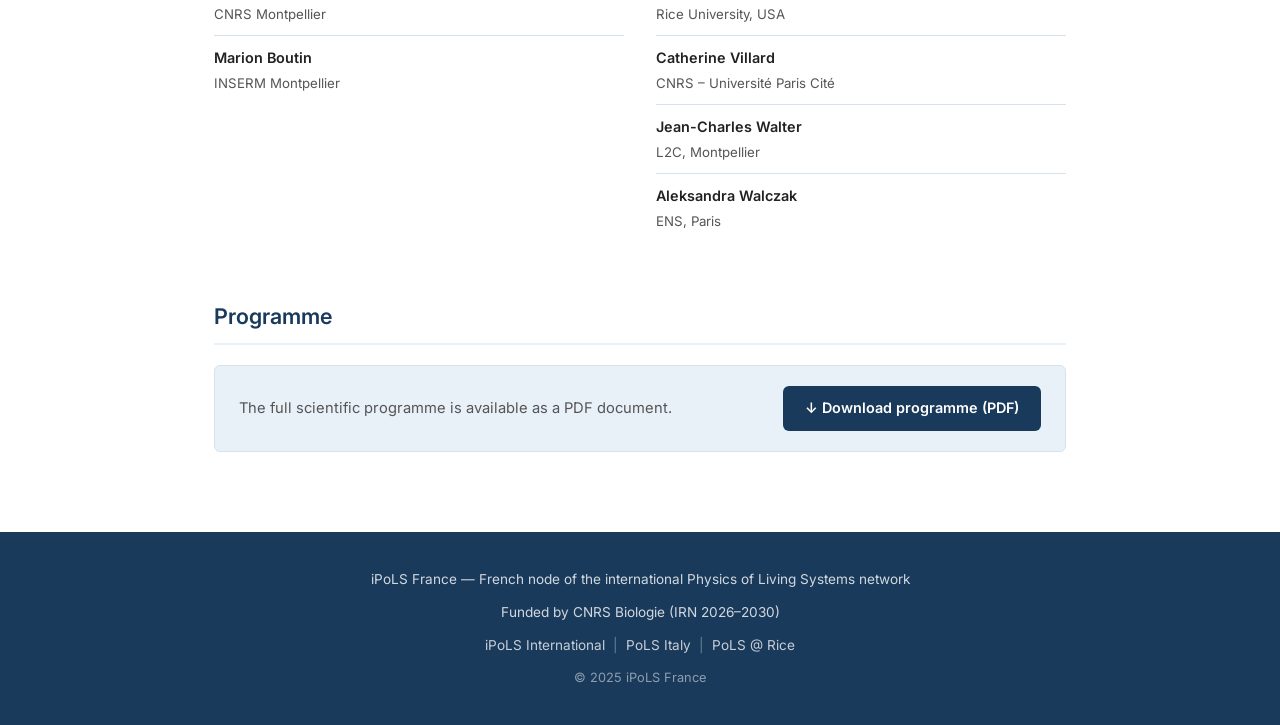
<file: meeting-montpellier-2022.html>
<!DOCTYPE html>
<html lang="en">
<head>
  <meta charset="UTF-8">
  <meta name="viewport" content="width=device-width, initial-scale=1.0">
  <title>iPoLS Annual Meeting 2022 — Montpellier</title>
  <meta name="description" content="2022 Annual Meeting of the international Physics of Living Systems network, held in Montpellier, France (31 May – 3 June 2022).">
  <link rel="stylesheet" href="style.css">
</head>
<body>

<header>
  <div class="nav-inner">
    <!-- Logo to be added: replace the text 'iPoLS France' in the header with an <img> tag once the logo is ready
    <a href="index.html" class="site-name">iPoLS France</a> -->
    <a href="index.html" class="site-name">
      <img src="assets/logo.svg" alt="iPoLS France" height="32">
    </a>
    <button class="nav-toggle" aria-label="Toggle navigation" onclick="this.nextElementSibling.classList.toggle('open')">
      <span></span><span></span><span></span>
    </button>
    <nav>
      <a href="index.html">Home</a>
      <a href="affiliates.html">Affiliates</a>
      <a href="events.html">Events</a>
      <a href="funding.html">Funding</a>
      <a href="contact.html">Contact</a>
    </nav>
  </div>
</header>

<!-- Hero — Faculté de Médecine courtyard photo -->
<div class="page-hero photo-hero"
     style="background-image: url('assets/medecine.jpg'); background-size: cover; background-position: center;">
  <div class="hero-content">
    <p class="hero-badge">iPoLS Annual Meeting</p>
    <h1>Montpellier 2022</h1>
    <p class="subtitle">31 May – 3 June 2022 · Montpellier, France</p>
  </div>
</div>

<main>
  <div class="container">

    <!-- Back link -->
    <section>
      <a href="events.html" class="back-link">Back to Events</a>

      <!-- Key facts -->
      <div class="meeting-facts">
        <div class="meeting-fact">
          <div class="fact-value">4</div>
          <div class="fact-label">Days</div>
        </div>
        <div class="meeting-fact">
          <div class="fact-value">~190</div>
          <div class="fact-label">Participants</div>
        </div>
        <div class="meeting-fact">
          <div class="fact-value">31 May –<br>3 Jun</div>
          <div class="fact-label">2022</div>
        </div>
        <div class="meeting-fact">
          <div class="fact-value">Montpellier</div>
          <div class="fact-label">France</div>
        </div>
      </div>
    </section>

    <!-- About -->
    <section>
      <h2>About the meeting</h2>
      <p>
        The 2022 Annual Meeting of the international Physics of Living Systems (iPoLS) network
        was held in Montpellier, France, from 31 May to 3 June 2022. With approximately 190
        participants, it was one of the largest gatherings of the iPoLS community to date.
      </p>
      <p>
        The scientific programme comprised sessions arranged by topic, two poster sessions, and
        several roundtable discussions. All oral presentations were selected from submitted
        abstracts, with priority given to early-career researchers. A dedicated POLS-T session
        addressed the teaching of biological physics at the high-school level.
      </p>
      <p>
        Social events included a welcome reception in the historic Cour d'Honneur of the
        Faculté de Médecine and a conference dinner at the Musée Fabre with a private tour of
        the museum's collections.
      </p>
    </section>

    <!-- Photos -->
    <section>
      <h2>Venue</h2>
      <div class="photo-grid">
        <img src="assets/medecine.jpg"
             alt="Cour d'Honneur, Faculté de Médecine de Montpellier — welcome reception venue">
        <img src="assets/fabre.jpg"
             alt="Musée Fabre, Montpellier — conference dinner venue">
      </div>
      <p class="photo-caption">
        Left: Cour d'Honneur, Faculté de Médecine (welcome reception) ·
        Right: Musée Fabre (conference dinner)
      </p>
    </section>

    <!-- Organizers & Scientific Committee -->
    <section>
      <h2>Organisation</h2>
      <div class="people-columns">

        <div>
          <h3>Organising committee</h3>
          <ul class="people-list">
            <li>
              <div class="person-name">Catherine Villard</div>
              <div class="person-affil">CNRS – LIED &amp; Université Paris Cité</div>
            </li>
            <li>
              <div class="person-name">Emmanuel Margeat</div>
              <div class="person-affil">CBS, CNRS – Montpellier</div>
            </li>
            <li>
              <div class="person-name">Florence Lepage</div>
              <div class="person-affil">CNRS Montpellier</div>
            </li>
            <li>
              <div class="person-name">Marion Boutin</div>
              <div class="person-affil">INSERM Montpellier</div>
            </li>
          </ul>
        </div>

        <div>
          <h3>Scientific committee</h3>
          <ul class="people-list">
            <li>
              <div class="person-name">Herbie Levine</div>
              <div class="person-affil">Northeastern University, USA</div>
            </li>
            <li>
              <div class="person-name">Emmanuel Margeat</div>
              <div class="person-affil">CBS, CNRS – Montpellier</div>
            </li>
            <li>
              <div class="person-name">José Onuchic</div>
              <div class="person-affil">Rice University, USA</div>
            </li>
            <li>
              <div class="person-name">Catherine Villard</div>
              <div class="person-affil">CNRS – Université Paris Cité</div>
            </li>
            <li>
              <div class="person-name">Jean-Charles Walter</div>
              <div class="person-affil">L2C, Montpellier</div>
            </li>
            <li>
              <div class="person-name">Aleksandra Walczak</div>
              <div class="person-affil">ENS, Paris</div>
            </li>
          </ul>
        </div>

      </div>
    </section>

    <!-- Programme download -->
    <section>
      <h2>Programme</h2>
      <div class="download-box">
        <p>The full scientific programme is available as a PDF document.</p>
        <a href="assets/program-ipols-2022-v31.pdf"
           class="download-btn"
           download>
          ↓ Download programme (PDF)
        </a>
      </div>
    </section>

  </div>
</main>

<footer>
  <div class="footer-inner">
    <div>iPoLS France — French node of the international Physics of Living Systems network</div>
    <div>Funded by CNRS Biologie (IRN 2026–2030)</div>
    <div class="footer-links">
      <a href="https://ipolsnetwork.web.illinois.edu/" target="_blank" rel="noopener">iPoLS International</a>
      <span class="footer-sep">|</span>
      <a href="http://pols_italy.unimi.it" target="_blank" rel="noopener">PoLS Italy</a>
      <span class="footer-sep">|</span>
      <a href="https://pols.rice.edu/" target="_blank" rel="noopener">PoLS @ Rice</a>
    </div>
    <div class="footer-copy">© 2025 iPoLS France</div>
  </div>
</footer>

</body>
</html>
</file>
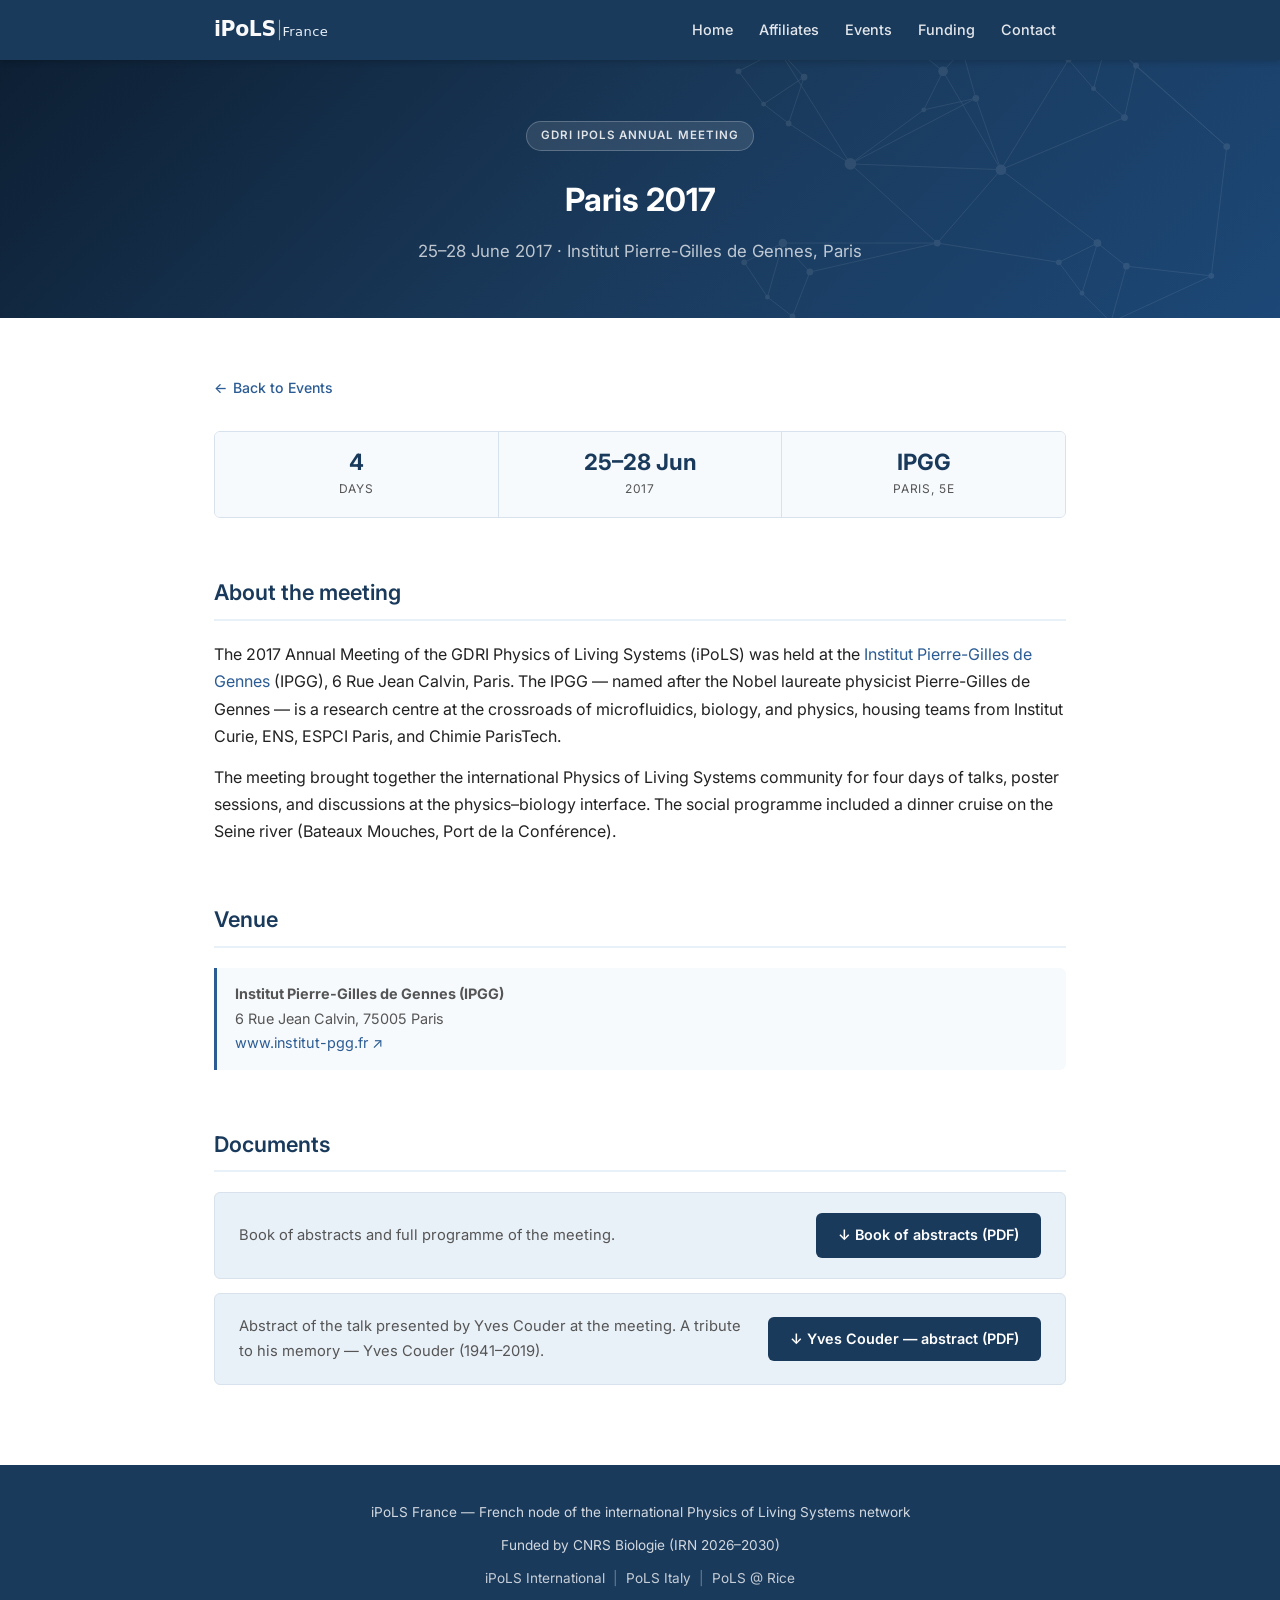
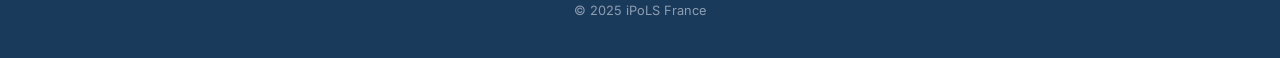
<file: meeting-paris-2017.html>
<!DOCTYPE html>
<html lang="en">
<head>
  <meta charset="UTF-8">
  <meta name="viewport" content="width=device-width, initial-scale=1.0">
  <title>iPoLS Annual Meeting 2017 — Paris</title>
  <meta name="description" content="2017 Annual Meeting of the GDRI Physics of Living Systems, held at the Institut Pierre-Gilles de Gennes, Paris (25–28 June 2017).">
  <link rel="stylesheet" href="style.css">
</head>
<body>

<header>
  <div class="nav-inner">
    <!-- Logo to be added: replace the text 'iPoLS France' in the header with an <img> tag once the logo is ready
    <a href="index.html" class="site-name">iPoLS France</a> -->
    <a href="index.html" class="site-name">
      <img src="assets/logo.svg" alt="iPoLS France" height="32">
    </a>
    <button class="nav-toggle" aria-label="Toggle navigation" onclick="this.nextElementSibling.classList.toggle('open')">
      <span></span><span></span><span></span>
    </button>
    <nav>
      <a href="index.html">Home</a>
      <a href="affiliates.html">Affiliates</a>
      <a href="events.html">Events</a>
      <a href="funding.html">Funding</a>
      <a href="contact.html">Contact</a>
    </nav>
  </div>
</header>

<div class="page-hero">
  <div class="hero-content">
    <p class="hero-badge">GDRI iPoLS Annual Meeting</p>
    <h1>Paris 2017</h1>
    <p class="subtitle">25–28 June 2017 · Institut Pierre-Gilles de Gennes, Paris</p>
  </div>
</div>

<main>
  <div class="container">

    <!-- Back link -->
    <section>
      <a href="events.html" class="back-link">Back to Events</a>

      <!-- Key facts -->
      <div class="meeting-facts">
        <div class="meeting-fact">
          <div class="fact-value">4</div>
          <div class="fact-label">Days</div>
        </div>
        <div class="meeting-fact">
          <div class="fact-value">25–28 Jun</div>
          <div class="fact-label">2017</div>
        </div>
        <div class="meeting-fact">
          <div class="fact-value">IPGG</div>
          <div class="fact-label">Paris, 5e</div>
        </div>
      </div>
    </section>

    <!-- About -->
    <section>
      <h2>About the meeting</h2>
      <p>
        The 2017 Annual Meeting of the GDRI Physics of Living Systems (iPoLS) was held at the
        <a href="https://www.institut-pgg.fr/" target="_blank" rel="noopener">Institut Pierre-Gilles de Gennes</a>
        (IPGG), 6 Rue Jean Calvin, Paris. The IPGG — named after the Nobel laureate physicist
        Pierre-Gilles de Gennes — is a research centre at the crossroads of microfluidics,
        biology, and physics, housing teams from Institut Curie, ENS, ESPCI Paris, and
        Chimie ParisTech.
      </p>
      <p>
        The meeting brought together the international Physics of Living Systems community for
        four days of talks, poster sessions, and discussions at the physics–biology interface.
        The social programme included a dinner cruise on the Seine river
        (Bateaux Mouches, Port de la Conférence).
      </p>
    </section>

    <!-- Venue -->
    <section>
      <h2>Venue</h2>
      <div class="affiliates-note" style="margin-top:0;">
        <strong>Institut Pierre-Gilles de Gennes (IPGG)</strong><br>
        6 Rue Jean Calvin, 75005 Paris<br>
        <a href="https://www.institut-pgg.fr/" target="_blank" rel="noopener">www.institut-pgg.fr ↗</a>
      </div>
    </section>

    <!-- Downloads -->
    <section>
      <h2>Documents</h2>

      <div class="download-box" style="margin-bottom: 14px;">
        <p>Book of abstracts and full programme of the meeting.</p>
        <a href="assets/book%20gdri%202017_final.pdf"
           class="download-btn"
           download="book-gdri-ipols-2017.pdf">
          ↓ Book of abstracts (PDF)
        </a>
      </div>

      <div class="download-box">
        <p>Abstract of the talk presented by Yves Couder at the meeting.
           A tribute to his memory — Yves Couder (1941–2019).</p>
        <a href="assets/YvesCouder.pdf"
           class="download-btn"
           download="YvesCouder-ipols2017.pdf">
          ↓ Yves Couder — abstract (PDF)
        </a>
      </div>
    </section>

  </div>
</main>

<footer>
  <div class="footer-inner">
    <div>iPoLS France — French node of the international Physics of Living Systems network</div>
    <div>Funded by CNRS Biologie (IRN 2026–2030)</div>
    <div class="footer-links">
      <a href="https://ipolsnetwork.web.illinois.edu/" target="_blank" rel="noopener">iPoLS International</a>
      <span class="footer-sep">|</span>
      <a href="http://pols_italy.unimi.it" target="_blank" rel="noopener">PoLS Italy</a>
      <span class="footer-sep">|</span>
      <a href="https://pols.rice.edu/" target="_blank" rel="noopener">PoLS @ Rice</a>
    </div>
    <div class="footer-copy">© 2025 iPoLS France</div>
  </div>
</footer>

</body>
</html>
</file>
<file: style.css>
/* =============================================================
   iPoLS France — Shared Stylesheet
   ============================================================= */

@import url('https://fonts.googleapis.com/css2?family=Inter:wght@300;400;500;600;700&display=swap');

/* ----- Reset & base ----- */
*, *::before, *::after {
  box-sizing: border-box;
  margin: 0;
  padding: 0;
}

:root {
  --accent:       #1a3a5c;
  --accent-light: #2b5c94;
  --accent-pale:  #e8f0f8;
  --text:         #222;
  --muted:        #555;
  --border:       #d8e2ec;
  --bg:           #fff;
  --card-bg:      #f7fafd;
  --radius:       6px;
  --max-width:    900px;
  --nav-height:   60px;
}

html {
  scroll-behavior: smooth;
}

body {
  font-family: 'Inter', system-ui, -apple-system, sans-serif;
  font-size: 16px;
  line-height: 1.7;
  color: var(--text);
  background: var(--bg);
}

a {
  color: var(--accent-light);
  text-decoration: none;
}
a:hover {
  text-decoration: underline;
  color: var(--accent);
}

img {
  max-width: 100%;
  display: block;
}

/* ----- Layout wrapper ----- */
.container {
  max-width: var(--max-width);
  margin: 0 auto;
  padding: 0 24px;
}

/* =============================================================
   HEADER / NAV
   ============================================================= */
header {
  background: var(--accent);
  color: #fff;
  position: sticky;
  top: 0;
  z-index: 100;
  box-shadow: 0 2px 6px rgba(0,0,0,.18);
}

.nav-inner {
  display: flex;
  align-items: center;
  justify-content: space-between;
  height: var(--nav-height);
  max-width: var(--max-width);
  margin: 0 auto;
  padding: 0 24px;
}

.site-name {
  font-size: 1.15rem;
  font-weight: 700;
  letter-spacing: .02em;
  color: #fff;
  white-space: nowrap;
}
.site-name:hover {
  text-decoration: none;
  opacity: .9;
}

nav {
  display: flex;
  gap: 6px;
  align-items: center;
}

nav a {
  color: rgba(255,255,255,.88);
  font-size: .9rem;
  font-weight: 500;
  padding: 6px 10px;
  border-radius: var(--radius);
  transition: background .15s, color .15s;
}
nav a:hover,
nav a.active {
  background: rgba(255,255,255,.18);
  color: #fff;
  text-decoration: none;
}

/* hamburger — hidden by default */
.nav-toggle {
  display: none;
  flex-direction: column;
  gap: 5px;
  cursor: pointer;
  padding: 4px;
  background: none;
  border: none;
}
.nav-toggle span {
  display: block;
  width: 24px;
  height: 2px;
  background: #fff;
  border-radius: 2px;
  transition: transform .2s;
}

/* =============================================================
   PAGE HERO
   ============================================================= */
.page-hero {
  background: linear-gradient(135deg, #0d1f33 0%, var(--accent) 52%, #1c4776 100%);
  padding: 60px 24px 52px;
  text-align: center;
  position: relative;
  overflow: hidden;
}

/* SVG network decoration — sits behind text via ::after pseudo-element.
   Swap the background-image URL to use a different illustration. */
.page-hero::after {
  content: '';
  position: absolute;
  right: -4%;
  top: -25%;
  width: 54%;
  height: 150%;
  background-image: url('assets/network-deco.svg');
  background-repeat: no-repeat;
  background-size: contain;
  background-position: center;
  opacity: .09;
  pointer-events: none;
}

/* wraps the visible text above the decoration layer */
.hero-content {
  position: relative;
  z-index: 1;
}

.page-hero h1 {
  font-size: 2rem;
  font-weight: 700;
  color: #fff;
  margin-bottom: 10px;
}

.page-hero .subtitle {
  font-size: 1.05rem;
  color: rgba(255,255,255,.72);
  font-weight: 400;
}

/* ── Home page: taller hero, more visible decoration ── */
.page-hero.home-hero {
  padding: 96px 24px 84px;
}

.page-hero.home-hero::after {
  width: 60%;
  height: 165%;
  opacity: .14;
  right: -3%;
  top: -32%;
}

.page-hero.home-hero h1 {
  font-size: 2.6rem;
  margin-bottom: 14px;
}

/* small pill badge above the main title */
.hero-badge {
  display: inline-block;
  background: rgba(255,255,255,.1);
  border: 1px solid rgba(255,255,255,.22);
  color: rgba(255,255,255,.85);
  font-size: .72rem;
  font-weight: 600;
  letter-spacing: .09em;
  text-transform: uppercase;
  padding: 4px 14px;
  border-radius: 20px;
  margin-bottom: 22px;
}

/* ── Photo hero variant (add class="page-hero photo-hero")
   Set the photo via an inline style attribute on the element:
     style="background-image: url('assets/photo.jpg');
            background-size: cover; background-position: center;"
   The ::before overlay and dark fallback colour are applied automatically.
   ────────────────────────────────────────────────── */

/* dark fallback colour if the image fails to load */
.page-hero.photo-hero {
  background-color: #0d1f33;
}

/* suppress SVG network decoration — the photo provides the visual interest */
.page-hero.photo-hero::after {
  display: none;
}

/* semi-transparent dark overlay so white text stays readable */
.page-hero.photo-hero::before {
  content: '';
  position: absolute;
  inset: 0;
  background: rgba(10, 22, 38, .60);
  z-index: 0;
}

/* hero-content already has z-index:1 from the base rule — stays above the overlay */

/* =============================================================
   MAIN CONTENT
   ============================================================= */
main {
  padding: 56px 0 80px;
}

section {
  margin-bottom: 56px;
}
section:last-child {
  margin-bottom: 0;
}

h2 {
  font-size: 1.35rem;
  font-weight: 600;
  color: var(--accent);
  margin-bottom: 20px;
  padding-bottom: 8px;
  border-bottom: 2px solid var(--accent-pale);
}

h3 {
  font-size: 1.05rem;
  font-weight: 600;
  color: var(--accent);
  margin-bottom: 6px;
}

p {
  margin-bottom: 14px;
  color: var(--text);
}
p:last-child {
  margin-bottom: 0;
}

/* =============================================================
   HOME — WELCOME SECTION
   ============================================================= */
.welcome-text {
  max-width: 720px;
}

/* =============================================================
   HOME — NETWORK CARDS
   ============================================================= */
.network-cards {
  display: grid;
  grid-template-columns: repeat(3, 1fr);
  gap: 20px;
}

.network-card {
  display: flex;
  flex-direction: column;
  justify-content: center;
  align-items: center;
  text-align: center;
  padding: 28px 20px;
  background: var(--card-bg);
  border: 1px solid var(--border);
  border-top: 3px solid var(--accent-light);
  border-radius: var(--radius);
  color: var(--accent);
  font-weight: 600;
  font-size: .95rem;
  box-shadow: 0 1px 4px rgba(26,58,92,.06);
  transition: border-color .15s, box-shadow .2s, background .15s, transform .15s;
  line-height: 1.4;
}

.network-card:hover {
  text-decoration: none;
  background: var(--accent-pale);
  border-color: var(--accent-light);
  border-top-color: var(--accent);
  box-shadow: 0 6px 20px rgba(26,58,92,.14);
  transform: translateY(-2px);
}

.network-card .card-arrow {
  display: block;
  margin-top: 10px;
  font-size: .8rem;
  font-weight: 400;
  color: var(--accent-light);
}

/* =============================================================
   AFFILIATES — CITY GROUPS
   ============================================================= */
.city-group {
  margin-bottom: 36px;
}

.city-heading {
  font-size: 1rem;
  font-weight: 700;
  text-transform: uppercase;
  letter-spacing: .08em;
  color: var(--muted);
  margin-bottom: 12px;
}

.affiliate-table {
  width: 100%;
  border-collapse: collapse;
  font-size: .92rem;
}

.affiliate-table th {
  text-align: left;
  font-weight: 600;
  color: var(--accent);
  padding: 8px 12px;
  background: var(--accent-pale);
  border-bottom: 2px solid var(--border);
}

.affiliate-table td {
  padding: 10px 12px;
  border-bottom: 1px solid var(--border);
  vertical-align: top;
}

.affiliate-table tr:last-child td {
  border-bottom: none;
}

.affiliate-table tr:hover td {
  background: var(--card-bg);
}

.coordinator-badge {
  display: inline-block;
  font-size: .75rem;
  font-weight: 600;
  background: var(--accent);
  color: #fff;
  border-radius: 20px;
  padding: 1px 8px;
  margin-left: 6px;
  vertical-align: middle;
  white-space: nowrap;
}

.affiliates-note {
  margin-top: 32px;
  padding: 14px 18px;
  background: var(--card-bg);
  border-left: 3px solid var(--accent-light);
  border-radius: 0 var(--radius) var(--radius) 0;
  font-size: .9rem;
  color: var(--muted);
}

/* =============================================================
   EVENTS
   ============================================================= */
.event-placeholder {
  padding: 28px 24px;
  background: var(--card-bg);
  border: 1px dashed var(--border);
  border-radius: var(--radius);
  color: var(--muted);
  font-style: italic;
}

.event-note {
  margin-top: 12px;
  font-size: .88rem;
  color: var(--muted);
}

.event-list {
  list-style: none;
  display: flex;
  flex-direction: column;
  gap: 14px;
}

.event-item {
  display: grid;
  grid-template-columns: 64px 1fr;
  gap: 16px;
  align-items: start;
  padding: 16px 20px;
  background: var(--card-bg);
  border: 1px solid var(--border);
  border-left: 3px solid var(--accent-light);
  border-radius: var(--radius);
  box-shadow: 0 1px 4px rgba(26,58,92,.05);
  transition: box-shadow .2s, border-left-color .15s;
}
.event-item:hover {
  box-shadow: 0 4px 14px rgba(26,58,92,.1);
  border-left-color: var(--accent);
}

.event-year {
  font-size: 1.1rem;
  font-weight: 700;
  color: var(--accent);
  padding-top: 2px;
}

.event-title {
  font-weight: 600;
  color: var(--text);
}

.event-meta {
  font-size: .88rem;
  color: var(--muted);
  margin-top: 2px;
}

.event-deadline {
  font-size: .85rem;
  font-weight: 600;
  color: #c0392b;
  margin-top: 5px;
}

.btn-muted {
  background: var(--border);
  color: var(--muted);
  cursor: default;
  box-shadow: none;
}
.btn-muted:hover {
  background: var(--border);
  color: var(--muted);
  box-shadow: none;
  text-decoration: none;
}

/* =============================================================
   MEETING PAGES (meeting-*.html)
   ============================================================= */
.back-link {
  display: inline-flex;
  align-items: center;
  gap: 6px;
  color: var(--accent-light);
  font-size: .88rem;
  font-weight: 500;
  margin-bottom: 32px;
}
.back-link:hover {
  color: var(--accent);
  text-decoration: none;
}
.back-link::before {
  content: '←';
}

.meeting-facts {
  display: flex;
  gap: 0;
  flex-wrap: wrap;
  margin-bottom: 36px;
  border: 1px solid var(--border);
  border-radius: var(--radius);
  overflow: hidden;
}

.meeting-fact {
  flex: 1;
  min-width: 120px;
  padding: 18px 20px;
  background: var(--card-bg);
  border-right: 1px solid var(--border);
  text-align: center;
}
.meeting-fact:last-child {
  border-right: none;
}

.fact-value {
  font-size: 1.4rem;
  font-weight: 700;
  color: var(--accent);
  line-height: 1.1;
}

.fact-label {
  font-size: .75rem;
  text-transform: uppercase;
  letter-spacing: .07em;
  color: var(--muted);
  margin-top: 4px;
}

.photo-grid {
  display: grid;
  grid-template-columns: repeat(2, 1fr);
  gap: 12px;
  margin-bottom: 6px;
}

.photo-grid.three-col {
  grid-template-columns: repeat(3, 1fr);
}

.photo-grid img {
  width: 100%;
  height: 220px;
  object-fit: cover;
  border-radius: var(--radius);
  border: 1px solid var(--border);
  display: block;
}

.photo-caption {
  font-size: .8rem;
  color: var(--muted);
  font-style: italic;
  margin-bottom: 36px;
  text-align: center;
}

.people-columns {
  display: grid;
  grid-template-columns: 1fr 1fr;
  gap: 32px;
  margin-bottom: 8px;
}

.people-list {
  list-style: none;
  display: flex;
  flex-direction: column;
  gap: 10px;
}

.people-list li {
  padding-bottom: 10px;
  border-bottom: 1px solid var(--border);
  font-size: .9rem;
}
.people-list li:last-child {
  border-bottom: none;
}

.person-name {
  font-weight: 600;
  color: var(--text);
}

.person-affil {
  color: var(--muted);
  font-size: .83rem;
  margin-top: 1px;
}

.download-box {
  display: flex;
  align-items: center;
  gap: 20px;
  padding: 20px 24px;
  background: var(--accent-pale);
  border: 1px solid var(--border);
  border-radius: var(--radius);
  flex-wrap: wrap;
}

.download-box p {
  margin: 0;
  font-size: .92rem;
  color: var(--muted);
  flex: 1;
  min-width: 160px;
}

.download-btn {
  display: inline-flex;
  align-items: center;
  gap: 8px;
  padding: 10px 22px;
  background: var(--accent);
  color: #fff;
  font-weight: 600;
  font-size: .9rem;
  border-radius: var(--radius);
  white-space: nowrap;
  transition: background .15s, box-shadow .15s;
}
.download-btn:hover {
  background: var(--accent-light);
  color: #fff;
  text-decoration: none;
  box-shadow: 0 3px 10px rgba(26,58,92,.2);
}

@media (max-width: 650px) {
  .photo-grid,
  .photo-grid.three-col {
    grid-template-columns: 1fr;
  }
  .photo-grid img {
    height: 200px;
  }
  .people-columns {
    grid-template-columns: 1fr;
    gap: 20px;
  }
  .meeting-facts {
    flex-direction: column;
  }
  .meeting-fact {
    border-right: none;
    border-bottom: 1px solid var(--border);
    padding: 14px 20px;
  }
  .meeting-fact:last-child {
    border-bottom: none;
  }
}

/* =============================================================
   PUBLICATIONS (community.html)
   ============================================================= */
.pub-list {
  list-style: none;
  display: flex;
  flex-direction: column;
  gap: 18px;
}

.pub-item {
  padding: 16px 20px;
  background: var(--card-bg);
  border: 1px solid var(--border);
  border-radius: var(--radius);
  font-size: .92rem;
  line-height: 1.6;
}

.pub-authors {
  color: var(--muted);
}

.pub-title {
  font-weight: 600;
  color: var(--text);
  margin: 2px 0;
}

.pub-journal {
  color: var(--muted);
}

.pub-note {
  margin-top: 6px;
  font-size: .82rem;
  color: var(--accent-light);
  font-style: italic;
}

/* =============================================================
   FUNDING
   ============================================================= */
.funding-scheme {
  padding: 32px 28px;
  background: var(--card-bg);
  border: 1px solid var(--border);
  border-radius: var(--radius);
  margin-bottom: 32px;
}

.funding-scheme h2 {
  border-bottom-color: var(--border);
  font-size: 1.2rem;
}

.funding-scheme .scheme-intro {
  color: var(--muted);
  font-size: .93rem;
  margin-bottom: 20px;
}

.fields-list {
  list-style: none;
  display: flex;
  flex-direction: column;
  gap: 6px;
  margin-bottom: 24px;
  font-size: .88rem;
}

.fields-list li::before {
  content: "•";
  color: var(--accent-light);
  margin-right: 8px;
}

.fields-group {
  margin-bottom: 8px;
}

.fields-group-title {
  font-size: .8rem;
  font-weight: 700;
  text-transform: uppercase;
  letter-spacing: .06em;
  color: var(--muted);
  margin-bottom: 4px;
}

.form-placeholder {
  padding: 16px 18px;
  background: #fffbe6;
  border: 1px dashed #d4a800;
  border-radius: var(--radius);
  font-size: .88rem;
  color: #7a5c00;
  margin-bottom: 20px;
}

.btn {
  display: inline-block;
  padding: 10px 22px;
  background: var(--accent);
  color: #fff;
  font-weight: 600;
  font-size: .9rem;
  border-radius: var(--radius);
  border: none;
  cursor: pointer;
  transition: background .15s, box-shadow .15s;
}
.btn:hover {
  background: var(--accent-light);
  text-decoration: none;
  color: #fff;
  box-shadow: 0 3px 10px rgba(26,58,92,.2);
}

.funding-bottom-note {
  margin-top: 12px;
  padding: 14px 18px;
  background: var(--card-bg);
  border-left: 3px solid var(--border);
  border-radius: 0 var(--radius) var(--radius) 0;
  font-size: .88rem;
  color: var(--muted);
}

/* =============================================================
   CONTACT
   ============================================================= */
.contact-card {
  display: inline-block;
  padding: 28px 32px;
  background: var(--card-bg);
  border: 1px solid var(--border);
  border-radius: var(--radius);
  min-width: 320px;
}

.contact-card .contact-name {
  font-size: 1.1rem;
  font-weight: 700;
  color: var(--accent);
  margin-bottom: 4px;
}

.contact-card .contact-inst {
  font-size: .9rem;
  color: var(--muted);
  margin-bottom: 16px;
  line-height: 1.5;
}

.contact-row {
  display: flex;
  align-items: baseline;
  gap: 8px;
  margin-bottom: 8px;
  font-size: .92rem;
}

.contact-label {
  font-weight: 600;
  color: var(--accent);
  min-width: 52px;
}

.contact-note {
  margin-top: 32px;
  font-size: .9rem;
  color: var(--muted);
  max-width: 560px;
}

/* =============================================================
   FOOTER
   ============================================================= */
footer {
  background: var(--accent);
  color: rgba(255,255,255,.8);
  padding: 36px 24px;
  font-size: .85rem;
}

.footer-inner {
  max-width: var(--max-width);
  margin: 0 auto;
  display: flex;
  flex-direction: column;
  gap: 10px;
  align-items: center;
  text-align: center;
}

.footer-links {
  display: flex;
  gap: 4px;
  flex-wrap: wrap;
  justify-content: center;
  align-items: center;
}

.footer-links a {
  color: rgba(255,255,255,.75);
  transition: color .15s;
}
.footer-links a:hover {
  color: #fff;
  text-decoration: underline;
}

.footer-sep {
  color: rgba(255,255,255,.35);
  margin: 0 4px;
}

.footer-copy {
  color: rgba(255,255,255,.5);
  font-size: .8rem;
}

/* =============================================================
   RESPONSIVE
   ============================================================= */
@media (max-width: 700px) {
  .nav-toggle {
    display: flex;
  }

  nav {
    display: none;
    flex-direction: column;
    align-items: stretch;
    position: absolute;
    top: var(--nav-height);
    left: 0;
    right: 0;
    background: var(--accent);
    padding: 8px 16px 16px;
    box-shadow: 0 4px 10px rgba(0,0,0,.2);
    gap: 2px;
  }

  nav.open {
    display: flex;
  }

  nav a {
    padding: 10px 14px;
    font-size: .95rem;
  }

  .network-cards {
    grid-template-columns: 1fr;
  }

  .event-item {
    grid-template-columns: 1fr;
    gap: 4px;
  }

  .funding-scheme {
    padding: 22px 18px;
  }

  .contact-card {
    min-width: unset;
    width: 100%;
  }

  .page-hero h1 {
    font-size: 1.55rem;
  }

  .page-hero.home-hero h1 {
    font-size: 1.75rem;
  }

  .page-hero::after {
    width: 80%;
    right: -10%;
    opacity: .06;
  }

  .network-card {
    transform: none !important;
  }

  .affiliate-table {
    font-size: .82rem;
  }

  .affiliate-table th,
  .affiliate-table td {
    padding: 8px 8px;
  }
}

@media (max-width: 480px) {
  .page-hero {
    padding: 40px 16px 34px;
  }

  .page-hero.home-hero {
    padding: 60px 16px 50px;
  }

  main {
    padding: 36px 0 60px;
  }

  .container {
    padding: 0 16px;
  }
}
</file>
